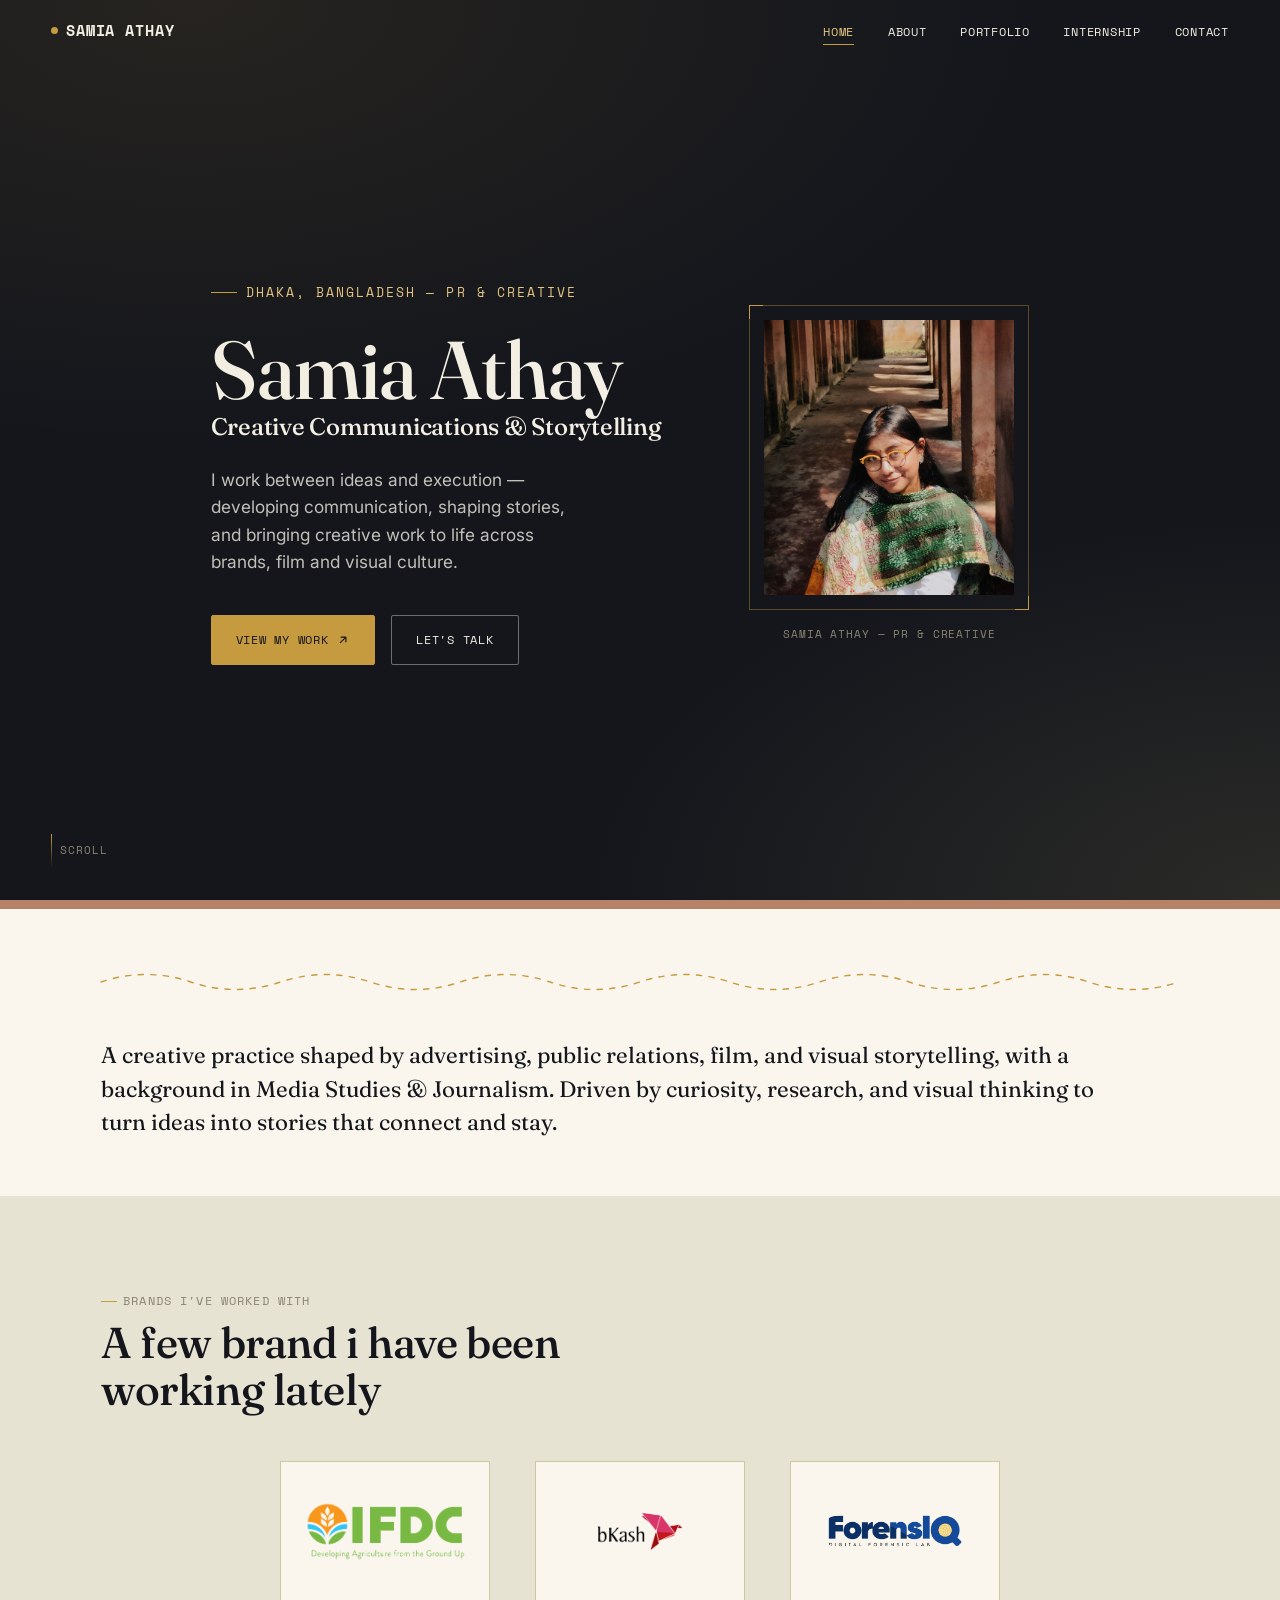
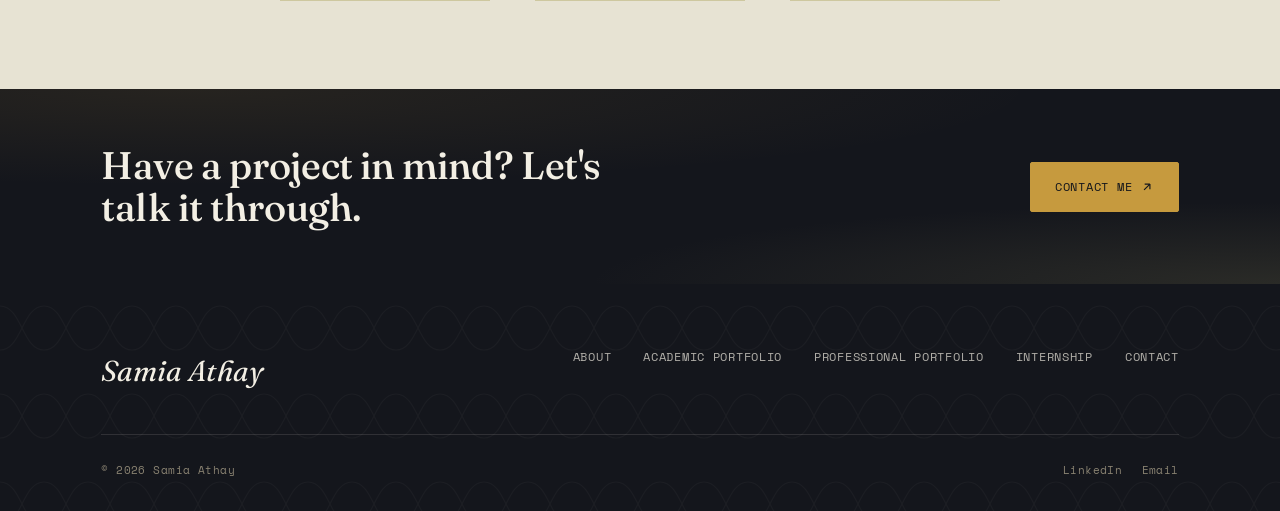
<file: index.html>
<!DOCTYPE html>
<html lang="en">
<head>
<meta charset="UTF-8">
<meta name="viewport" content="width=device-width, initial-scale=1.0">
<title>Samia Athay — PR, Film &amp; Costume Storyteller</title>
<meta name="description" content="Samia Athay is a Dhaka-based storyteller working across public relations, film production and costume design.">
<link rel="icon" href="data:image/svg+xml,<svg xmlns=%22http://www.w3.org/2000/svg%22 viewBox=%220 0 100 100%22><rect width=%22100%22 height=%22100%22 fill=%22%2314161c%22/><text x=%2250%25%22 y=%2258%25%22 font-size=%2250%22 fill=%22%23c69a3e%22 text-anchor=%22middle%22 font-family=%22Georgia%22>S</text></svg>">
<link rel="stylesheet" href="css/style.css">
</head>
<body>

<a href="#main" class="sr-only" style="position:absolute;left:-9999px;">Skip to content</a>

<!-- ============ NAV ============ -->
<nav class="site-nav on-dark">
  <a href="index.html" class="wordmark"><span class="dot"></span>SAMIA ATHAY</a>
  <ul class="nav-links">
    <li class="nav-item"><a class="nav-link active" data-page="index.html" href="index.html">Home</a></li>
    <li class="nav-item"><a class="nav-link" data-page="about.html" href="about.html">About</a></li>
    <li class="nav-item has-dropdown">
      <a class="nav-link" href="academic.html">Portfolio</a>
      <div class="dropdown">
        <a href="academic.html">Academic Portfolio<small>14 coursework projects, ULAB</small></a>
        <a href="professional.html">Professional Portfolio<small>PR, film &amp; costume work</small></a>
      </div>
    </li>
    <li class="nav-item"><a class="nav-link" data-page="internship.html" href="internship.html">Internship</a></li>
    <li class="nav-item"><a class="nav-link" data-page="contact.html" href="contact.html">Contact</a></li>
  </ul>
  <button class="nav-toggle" aria-label="Toggle menu" aria-expanded="false">
    <span></span><span></span><span></span>
  </button>
</nav>

<main id="main">

  <!-- ============ HERO ============ -->
  <section class="stage hero">
    <div class="container hero-grid">
      <div>
        <p class="hero-kicker">Dhaka, Bangladesh — PR &amp; Creative</p>
        <h1>Samia Athay</h1>
         <h2>Creative Communications & Storytelling</h2>
        <p class="hero-lede">I work between ideas and execution — developing communication, shaping stories, and bringing creative work to life across brands, film and visual culture.</p>
        <div class="hero-actions">
          <a href="academic.html" class="btn gold">View My Work <svg viewBox="0 0 24 24" fill="none" stroke="currentColor" stroke-width="2"><path d="M7 17L17 7M17 7H8M17 7V16"/></svg></a>
          <a href="contact.html" class="btn outline-ink">LET'S TALK</a>
        </div>
      </div>
      <figure class="hero-portrait">
        <div class="frame">
          <span class="corner tl"></span><span class="corner br"></span>
          <img src="assets/portrait.png" alt="Portrait of Samia Athay">
        </div>
        <figcaption>Samia Athay — PR &amp; Creative</figcaption>
      </figure>
    </div>
    <div class="hero-scroll"><span class="line"></span>Scroll</div>
  </section>

  <div class="pattern-band" aria-hidden="true"></div>

  <!-- ============ INTRO STRIP ============ -->
  <section class="page section tight">
    <div class="container">
      <svg class="thread" viewBox="0 0 1200 34" preserveAspectRatio="none" aria-hidden="true">
        <path d="M0,17 Q50,2 100,17 T200,17 T300,17 T400,17 T500,17 T600,17 T700,17 T800,17 T900,17 T1000,17 T1100,17 T1200,17"/>
      </svg>
      <div style="max-width:100ch; margin-top:2.5rem;" data-reveal>
        <p class="lead" style="font-family:var(--f-display); font-size:1.4rem; line-height:1.5;">A creative practice shaped by advertising, public relations, film, and visual storytelling, with 
a background in Media Studies & Journalism. Driven by curiosity, research, and visual 
thinking to turn ideas into stories that connect and stay.</p>
      </div>
    </div>
  </section>

  <!-- ============ BRANDS ============ -->
  <section class="page dim section">
    <div class="container">
      <div class="section-head">
        <div>
          <span class="section-tag">Brands I've Worked With</span>
          <h2>A few brand i have been working lately</h2>
        </div>
      </div>

      <div class="brand-strip colored" data-reveal>
        <div class="brand-tile"><img src="assets/brands/ifdc.png" alt="International Fertilizer Development Center (IFDC)"></div>
        <div class="brand-tile"><img src="assets/brands/bkash.png" alt="bKash"></div>
        <div class="brand-tile"><img src="assets/brands/forensiq-icon.png" alt="ForensIQ"></div>
      </div>
    </div>
  </section>

  <!-- ============ CTA STRIP ============ -->
  <section class="stage section tight">
    <div class="container" style="display:flex; align-items:center; justify-content:space-between; gap:2rem; flex-wrap:wrap;" data-reveal>
      <h2 style="color:var(--cream); font-size:clamp(1.6rem,3.4vw,2.4rem); max-width:22ch;">Have a project in mind? Let's talk it through.</h2>
      <a href="contact.html" class="btn gold">Contact Me <svg viewBox="0 0 24 24" fill="none" stroke="currentColor" stroke-width="2"><path d="M7 17L17 7M17 7H8M17 7V16"/></svg></a>
    </div>
  </section>

</main>

<!-- ============ FOOTER ============ -->
<footer class="site-footer">
  <div class="container">
    <div class="footer-top">
      <span class="footer-mark">Samia Athay</span>
      <nav class="footer-nav">
        <a href="about.html">About</a>
        <a href="academic.html">Academic Portfolio</a>
        <a href="professional.html">Professional Portfolio</a>
        <a href="internship.html">Internship</a>
        <a href="contact.html">Contact</a>
      </nav>
    </div>
    <div class="footer-bottom">
      <span>© <span data-year></span> Samia Athay</span>
      <span class="socials">
        <a href="https://www.linkedin.com/in/samia-athay" target="_blank" rel="noopener">LinkedIn</a>
        <a href="mailto:samiahasan.athay@gmail.com">Email</a>
      </span>
    </div>
  </div>
</footer>

<script src="js/main.js"></script>
</body>
</html>
</file>
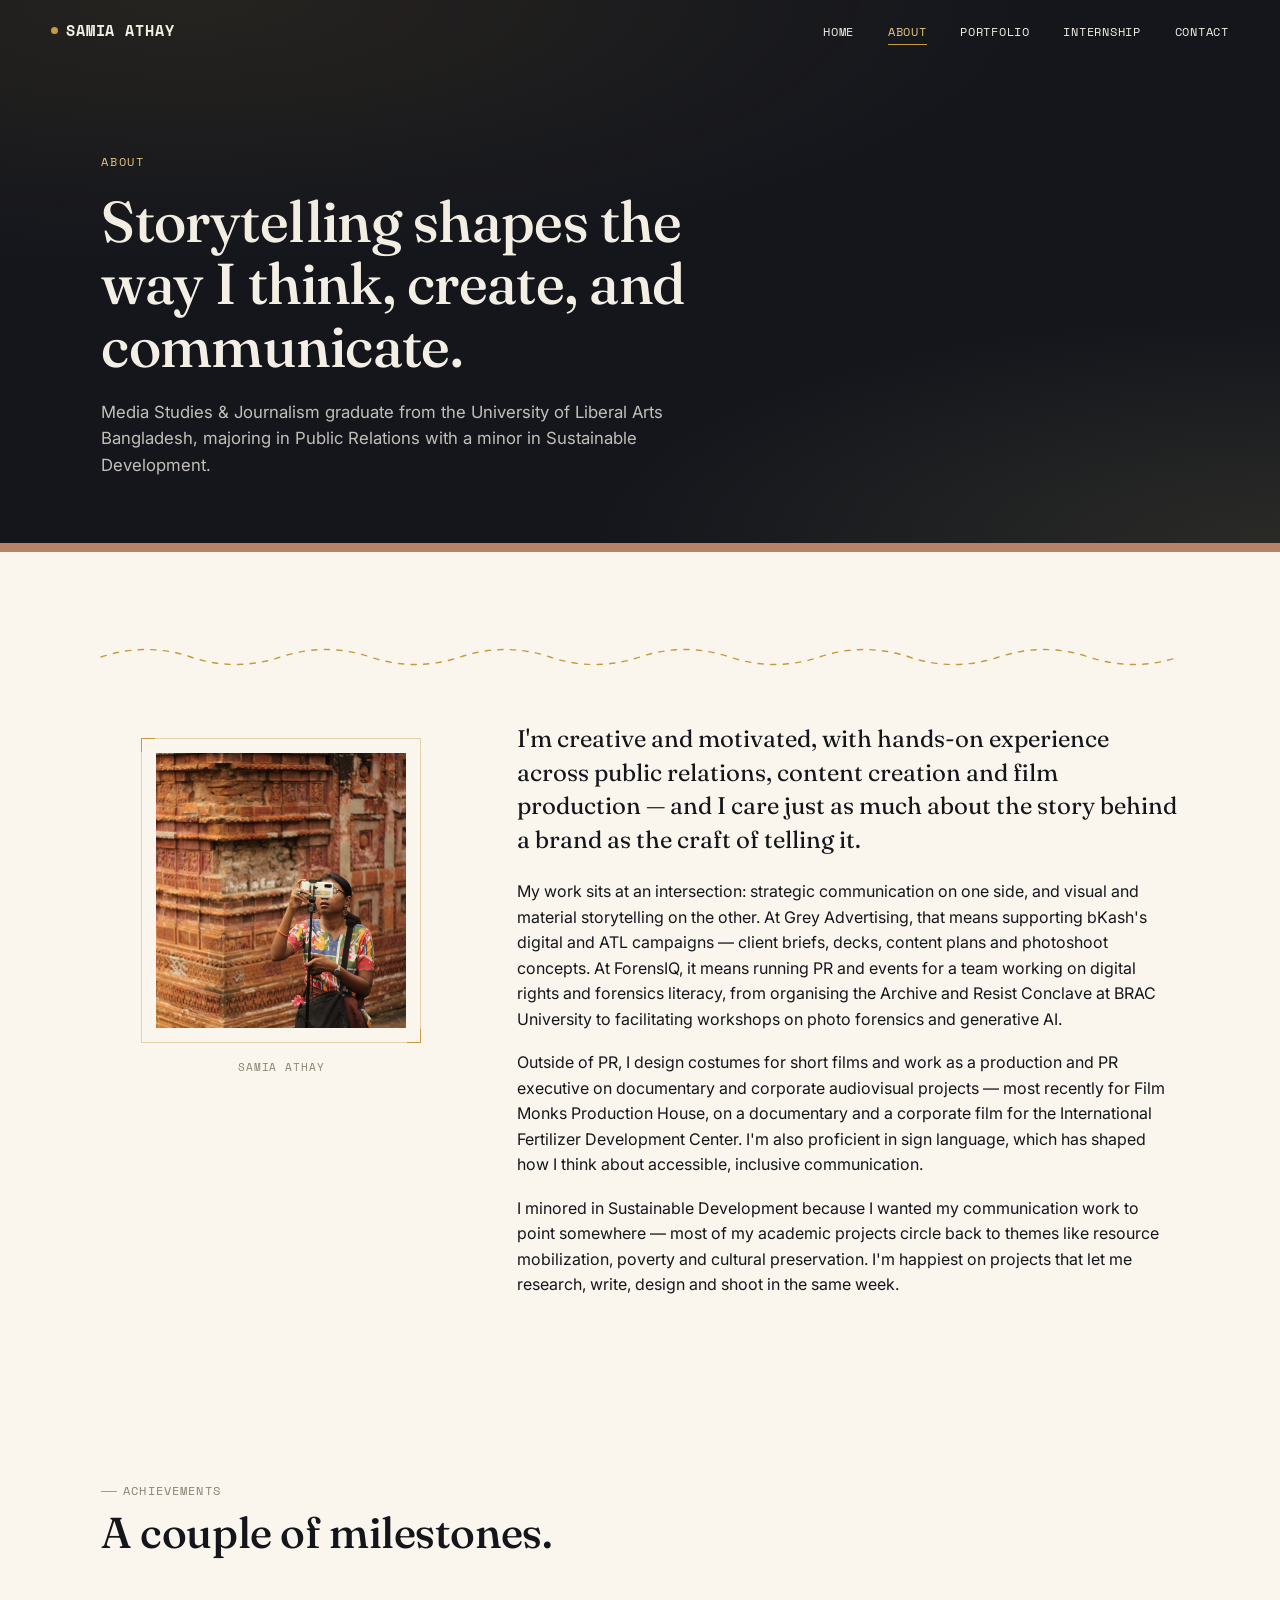
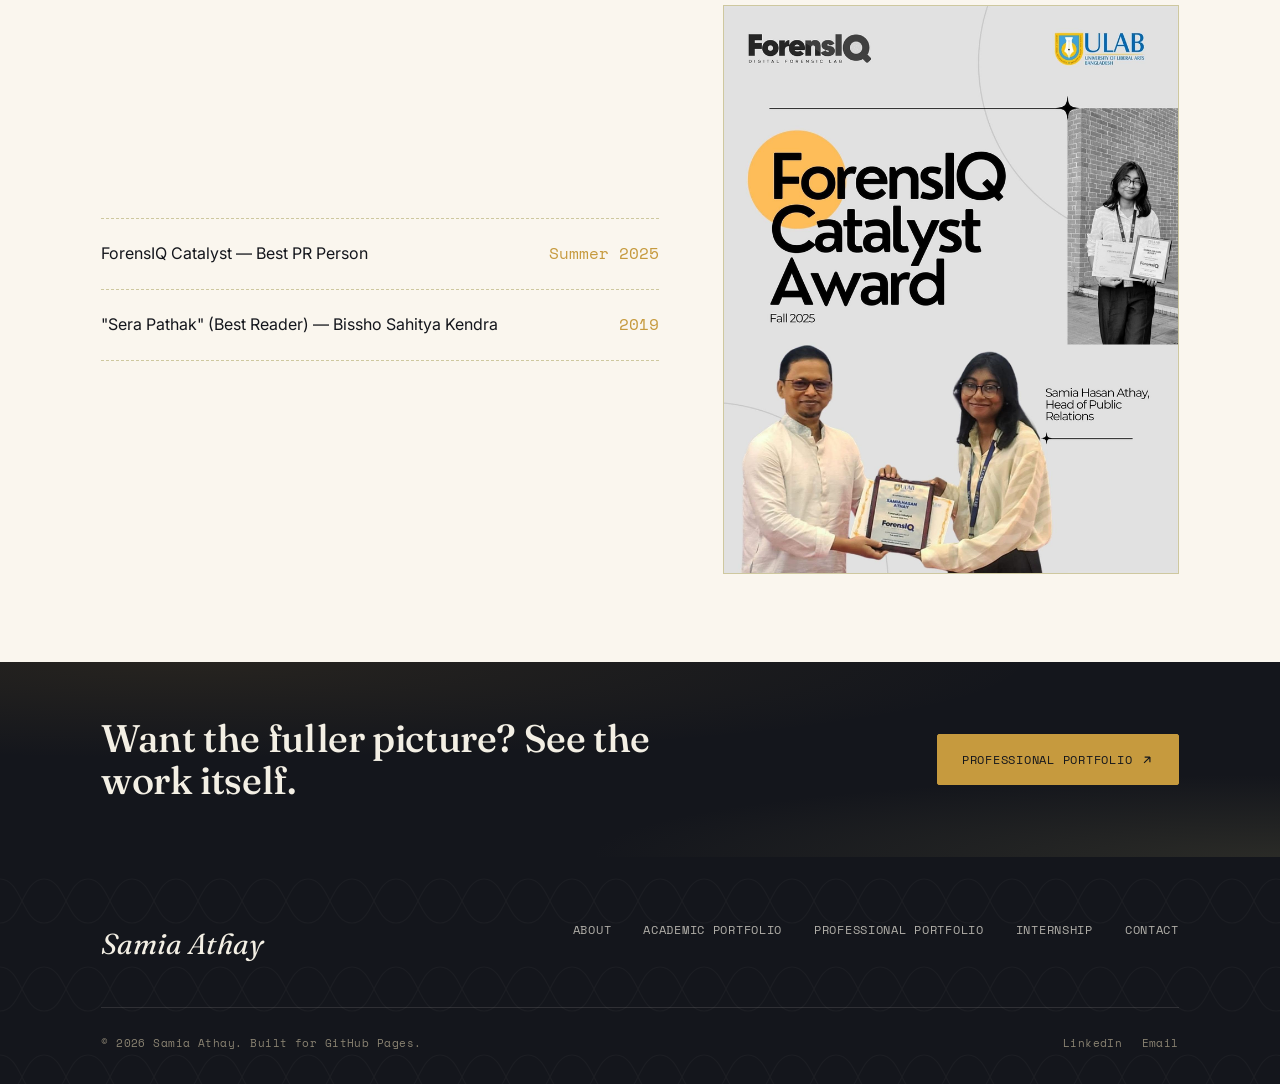
<file: about.html>
<!DOCTYPE html>
<html lang="en">
<head>
<meta charset="UTF-8">
<meta name="viewport" content="width=device-width, initial-scale=1.0">
<title>About — Samia Athay</title>
<meta name="description" content="About Samia Athay — PR professional, film producer and costume designer based in Dhaka.">
<link rel="icon" href="data:image/svg+xml,<svg xmlns=%22http://www.w3.org/2000/svg%22 viewBox=%220 0 100 100%22><rect width=%22100%22 height=%22100%22 fill=%22%2314161c%22/><text x=%2250%25%22 y=%2258%25%22 font-size=%2250%22 fill=%22%23c69a3e%22 text-anchor=%22middle%22 font-family=%22Georgia%22>S</text></svg>">
<link rel="stylesheet" href="css/style.css">
</head>
<body>

<nav class="site-nav on-dark">
  <a href="index.html" class="wordmark"><span class="dot"></span>SAMIA ATHAY</a>
  <ul class="nav-links">
    <li class="nav-item"><a class="nav-link" data-page="index.html" href="index.html">Home</a></li>
    <li class="nav-item"><a class="nav-link active" data-page="about.html" href="about.html">About</a></li>
    <li class="nav-item has-dropdown">
      <a class="nav-link" href="academic.html">Portfolio</a>
      <div class="dropdown">
        <a href="academic.html">Academic Portfolio<small>14 coursework projects, ULAB</small></a>
        <a href="professional.html">Professional Portfolio<small>PR, film &amp; costume work</small></a>
      </div>
    </li>
    <li class="nav-item"><a class="nav-link" data-page="internship.html" href="internship.html">Internship</a></li>
    <li class="nav-item"><a class="nav-link" data-page="contact.html" href="contact.html">Contact</a></li>
  </ul>
  <button class="nav-toggle" aria-label="Toggle menu" aria-expanded="false">
    <span></span><span></span><span></span>
  </button>
</nav>

<main>

  <section class="stage page-hero">
    <div class="container hero-grid">
      <div>
        <p class="kicker">About</p>
        <h1>Storytelling shapes the way I think, create, and communicate.</h1>
        <p class="lede">Media Studies &amp; Journalism graduate from the University of Liberal Arts Bangladesh, majoring in Public Relations with a minor in Sustainable Development.</p>
      </div>

    </div>
  </section>

  <div class="pattern-band" aria-hidden="true"></div>

  <section class="page section">
    <div class="container">
      <svg class="thread" viewBox="0 0 1200 34" preserveAspectRatio="none" aria-hidden="true">
        <path d="M0,17 Q50,2 100,17 T200,17 T300,17 T400,17 T500,17 T600,17 T700,17 T800,17 T900,17 T1000,17 T1100,17 T1200,17"/>
      </svg>

      <div class="profile-strip" style="margin-top:3rem;">
      <figure class="hero-portrait">
        <div class="frame">
          <span class="corner tl"></span><span class="corner br"></span>
          <img src="assets/portrait-2.png" alt="Samia Athay on location, filming at a heritage site">
        </div>
        <figcaption>Samia Athay</figcaption>
      </figure>
        </dl>

        <div data-reveal>
          <p class="lead">I'm creative and motivated, with hands-on experience across public relations, content creation and film production — and I care just as much about the story behind a brand as the craft of telling it.</p>
          <p>My work sits at an intersection: strategic communication on one side, and visual and material storytelling on the other. At Grey Advertising, that means supporting bKash's digital and ATL campaigns — client briefs, decks, content plans and photoshoot concepts. At ForensIQ, it means running PR and events for a team working on digital rights and forensics literacy, from organising the Archive and Resist Conclave at BRAC University to facilitating workshops on photo forensics and generative AI.</p>
          <p>Outside of PR, I design costumes for short films and work as a production and PR executive on documentary and corporate audiovisual projects — most recently for Film Monks Production House, on a documentary and a corporate film for the International Fertilizer Development Center. I'm also proficient in sign language, which has shaped how I think about accessible, inclusive communication.</p>
          <p>I minored in Sustainable Development because I wanted my communication work to point somewhere — most of my academic projects circle back to themes like resource mobilization, poverty and cultural preservation. I'm happiest on projects that let me research, write, design and shoot in the same week.</p>
        </div>
      </div>
    </div>
  </section>
  <section class="page section">
    <div class="container">
      <div class="section-head">
        <div>
          <span class="section-tag">Achievements</span>
          <h2>A couple of milestones.</h2>
        </div>
      </div>
      <div class="ach-layout">
        <div class="ach-list" data-reveal>
          <div class="ach-item">
            <span>ForensIQ Catalyst — Best PR Person</span>
            <span class="yr">Summer 2025</span>
          </div>
          <div class="ach-item">
            <span>"Sera Pathak" (Best Reader) — Bisshо Sahitya Kendra</span>
            <span class="yr">2019</span>
          </div>
        </div>
        <figure class="ach-photo" data-reveal>
          <img src="assets/awards/forensiq-catalyst-award.png" alt="Samia Athay receiving the ForensIQ Catalyst Award, Fall 2025, from ULAB and ForensIQ">
        </figure>
      </div>
    </div>
  </section>

  <section class="stage section tight">
    <div class="container" style="display:flex; align-items:center; justify-content:space-between; gap:2rem; flex-wrap:wrap;" data-reveal>
      <h2 style="color:var(--cream); font-size:clamp(1.6rem,3.4vw,2.4rem); max-width:22ch;">Want the fuller picture? See the work itself.</h2>
      <a href="professional.html" class="btn gold">Professional Portfolio <svg viewBox="0 0 24 24" fill="none" stroke="currentColor" stroke-width="2"><path d="M7 17L17 7M17 7H8M17 7V16"/></svg></a>
    </div>
  </section>

</main>

<footer class="site-footer">
  <div class="container">
    <div class="footer-top">
      <span class="footer-mark">Samia Athay</span>
      <nav class="footer-nav">
        <a href="about.html">About</a>
        <a href="academic.html">Academic Portfolio</a>
        <a href="professional.html">Professional Portfolio</a>
        <a href="internship.html">Internship</a>
        <a href="contact.html">Contact</a>
      </nav>
    </div>
    <div class="footer-bottom">
      <span>© <span data-year></span> Samia Athay. Built for GitHub Pages.</span>
      <span class="socials">
        <a href="https://www.linkedin.com/in/samia-athay" target="_blank" rel="noopener">LinkedIn</a>
        <a href="mailto:samiahasan.athay@gmail.com">Email</a>
      </span>
    </div>
  </div>
</footer>

<script src="js/main.js"></script>
</body>
</html>
</file>
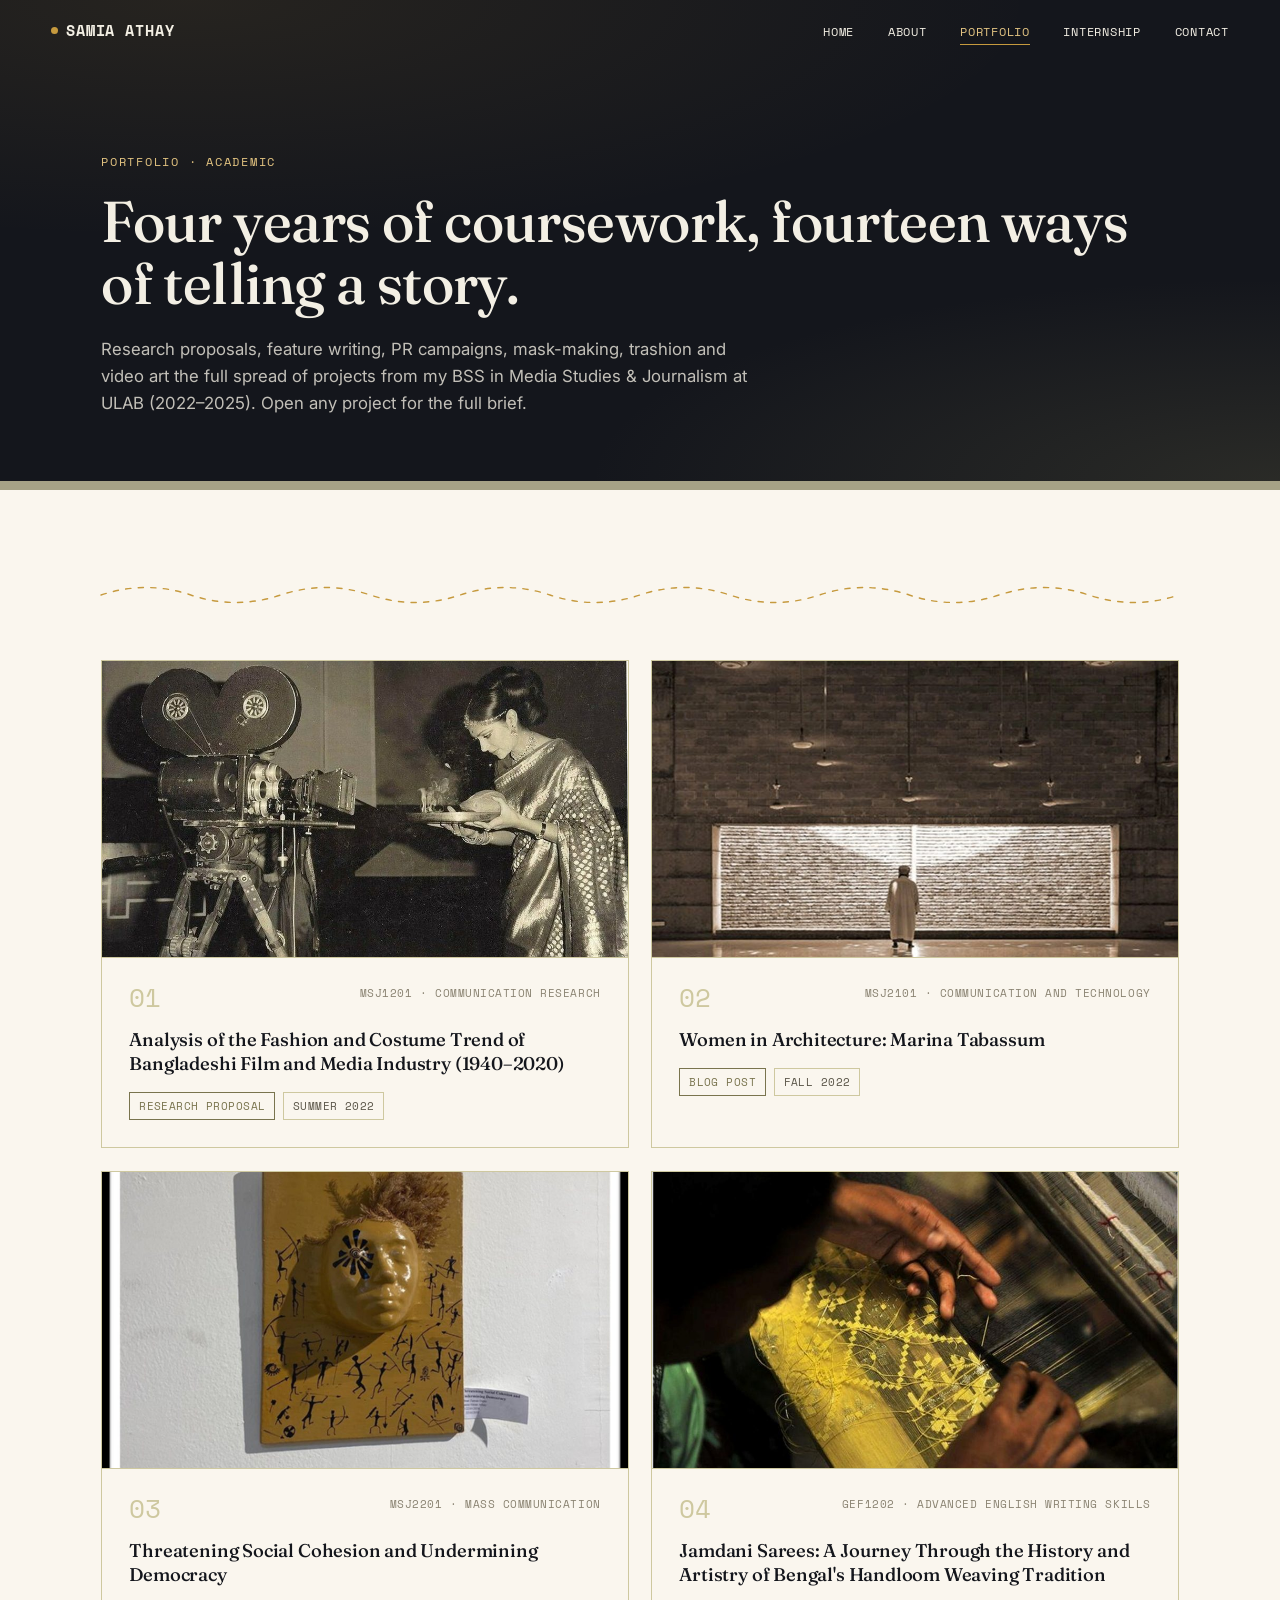
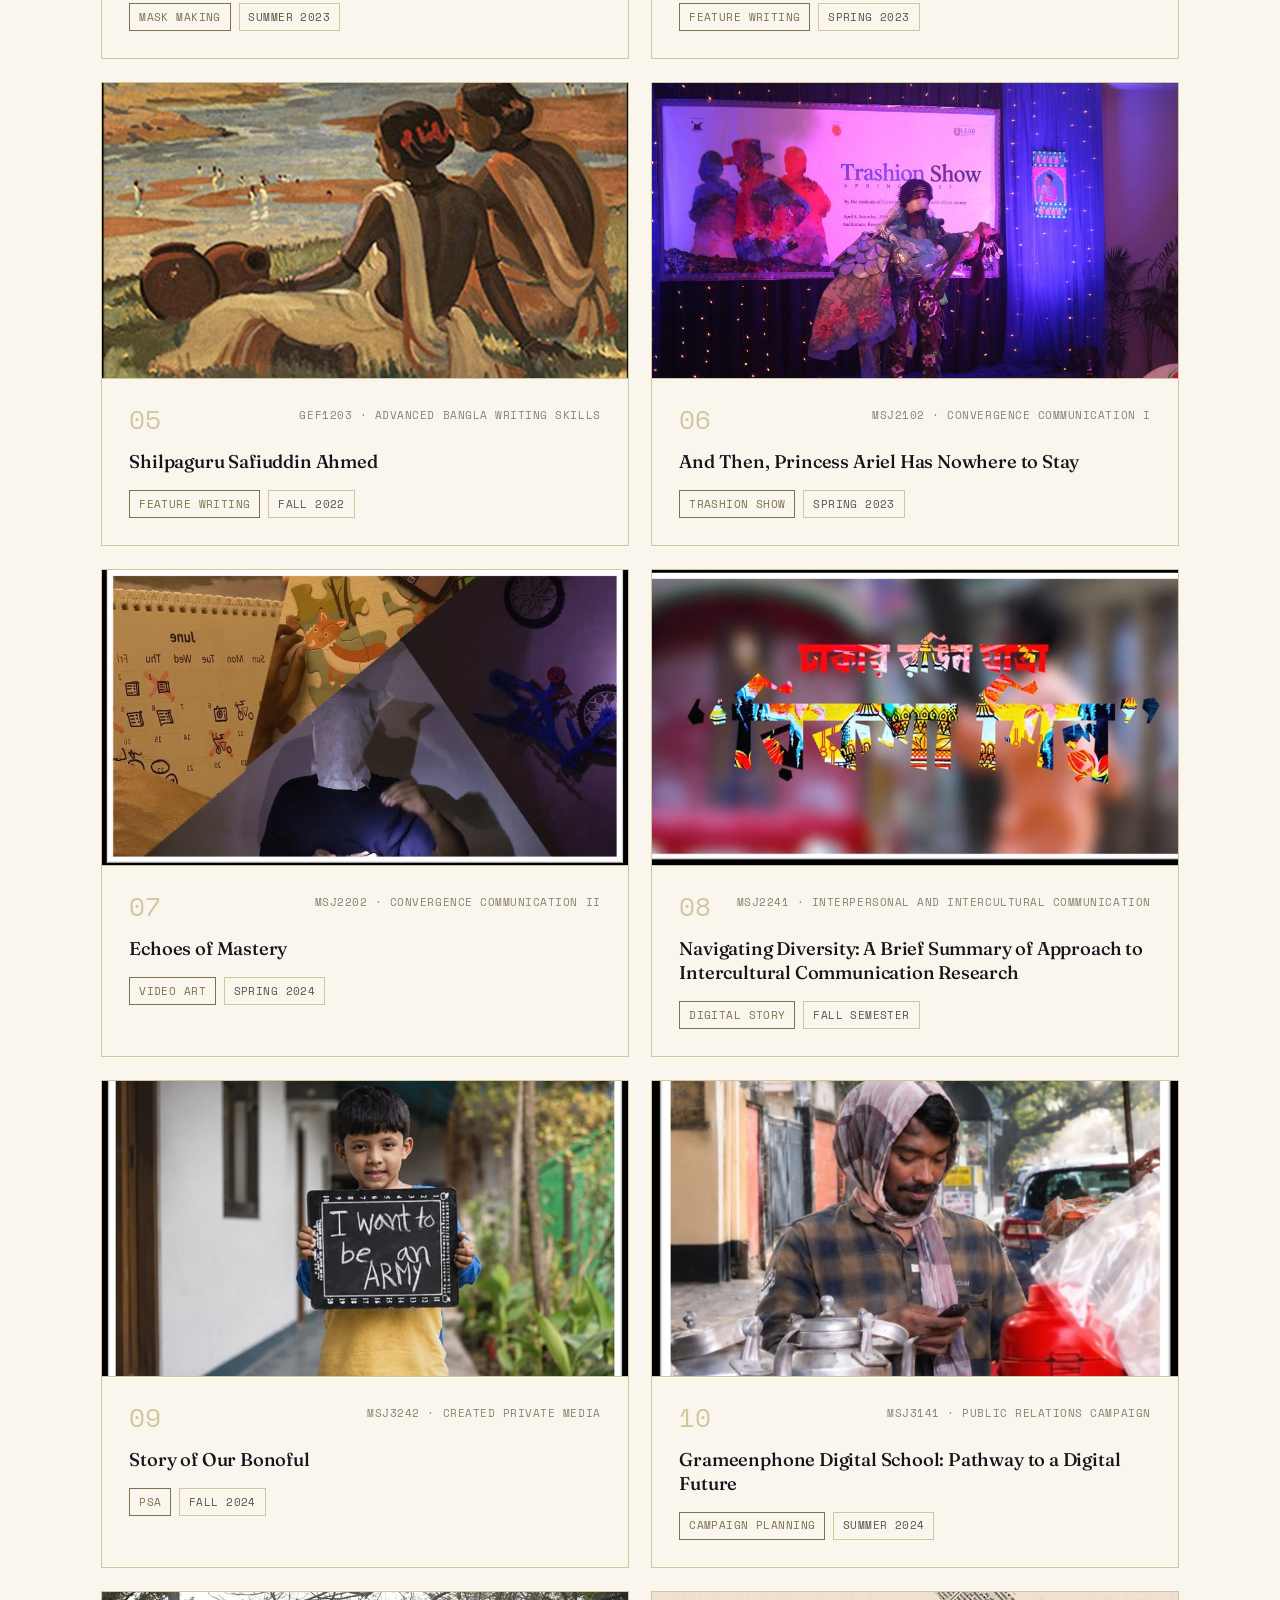
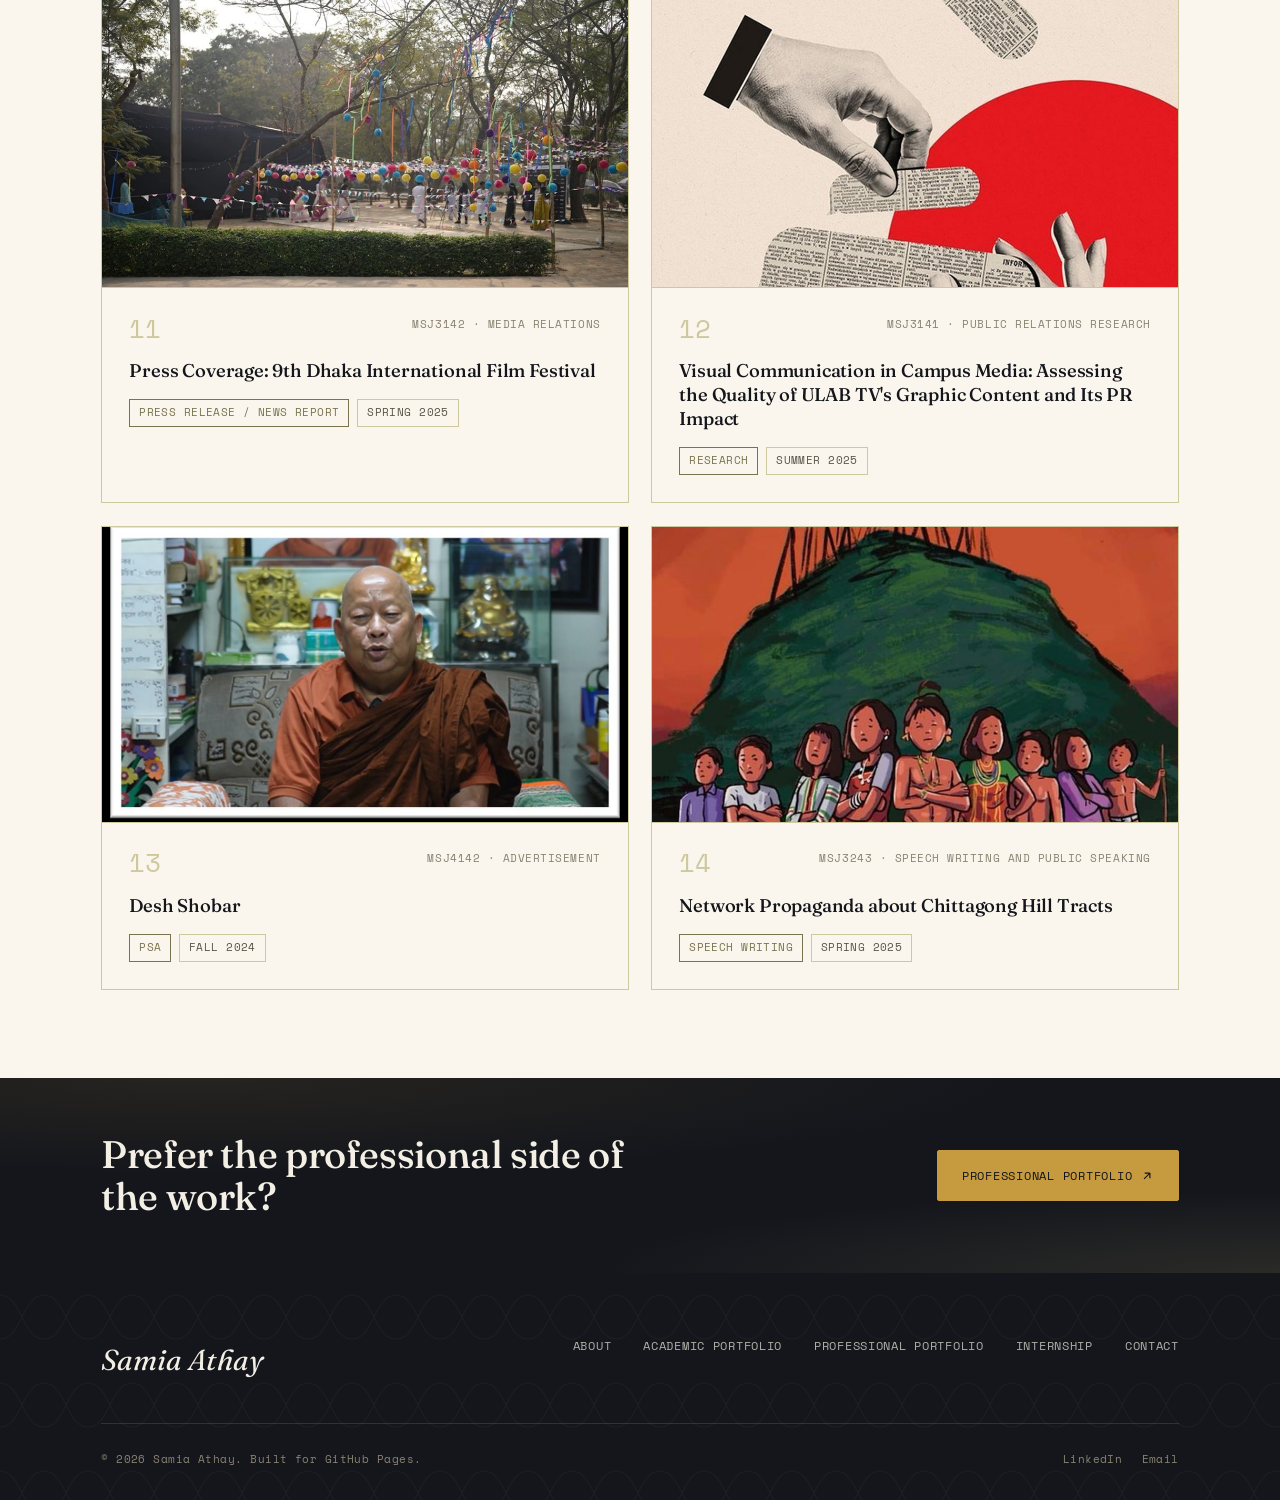
<file: academic.html>
<!DOCTYPE html>
<html lang="en">
<head>
<meta charset="UTF-8">
<meta name="viewport" content="width=device-width, initial-scale=1.0">
<title>Academic Portfolio — Samia Athay</title>
<meta name="description" content="14 coursework projects from Samia Athay's Media Studies and Journalism degree at ULAB.">
<link rel="icon" href="data:image/svg+xml,<svg xmlns=%22http://www.w3.org/2000/svg%22 viewBox=%220 0 100 100%22><rect width=%22100%22 height=%22100%22 fill=%22%2314161c%22/><text x=%2250%25%22 y=%2258%25%22 font-size=%2250%22 fill=%22%23c69a3e%22 text-anchor=%22middle%22 font-family=%22Georgia%22>S</text></svg>">
<link rel="stylesheet" href="css/style.css">
</head>
<body>

<nav class="site-nav on-dark">
  <a href="index.html" class="wordmark"><span class="dot"></span>SAMIA ATHAY</a>
  <ul class="nav-links">
    <li class="nav-item"><a class="nav-link" data-page="index.html" href="index.html">Home</a></li>
    <li class="nav-item"><a class="nav-link" data-page="about.html" href="about.html">About</a></li>
    <li class="nav-item has-dropdown">
      <a class="nav-link active" href="academic.html">Portfolio</a>
      <div class="dropdown">
        <a href="academic.html">Academic Portfolio<small>14 coursework projects, ULAB</small></a>
        <a href="professional.html">Professional Portfolio<small>PR, film &amp; costume work</small></a>
      </div>
    </li>
    <li class="nav-item"><a class="nav-link" data-page="internship.html" href="internship.html">Internship</a></li>
    <li class="nav-item"><a class="nav-link" data-page="contact.html" href="contact.html">Contact</a></li>
  </ul>
  <button class="nav-toggle" aria-label="Toggle menu" aria-expanded="false">
    <span></span><span></span><span></span>
  </button>
</nav>

<main>

  <section class="stage page-hero">
    <div class="container">
      <p class="kicker">Portfolio · Academic</p>
      <h1>Four years of coursework, fourteen ways of telling a story.</h1>
      <p class="lede">Research proposals, feature writing, PR campaigns, mask-making, trashion and video art the full spread of projects from my BSS in Media Studies &amp; Journalism at ULAB (2022–2025). Open any project for the full brief.</p>
    </div>
  </section>

  <div class="pattern-band olive" aria-hidden="true"></div>

  <section class="page section">
    <div class="container">
      <svg class="thread" viewBox="0 0 1200 34" preserveAspectRatio="none" aria-hidden="true">
        <path d="M0,17 Q50,2 100,17 T200,17 T300,17 T400,17 T500,17 T600,17 T700,17 T800,17 T900,17 T1000,17 T1100,17 T1200,17"/>
      </svg>

      <div class="dossier-grid" style="margin-top:3rem;">
        <a href="project.html?id=1" class="dossier-card" data-reveal>
          <div class="dossier-thumb"><img src="assets/thumbnails/project-1.jpg" alt="Analysis of the Fashion and Costume Trend of Bangladeshi Film and Media Industry (1940–2020)" loading="lazy"></div>
          <div class="dossier-body">
            <div class="dossier-top">
            <span class="dossier-id">01</span>
            <span class="dossier-course">MSJ1201 · Communication Research</span>
          </div>
          <h3>Analysis of the Fashion and Costume Trend of Bangladeshi Film and Media Industry (1940–2020)</h3>
          <div class="dossier-tags">
            <span class="chip type">Research Proposal</span>
            <span class="chip">Summer 2022</span>
          </div>
          </div>
        </a>
        <a href="project.html?id=2" class="dossier-card" data-reveal>
          <div class="dossier-thumb"><img src="assets/thumbnails/project-2.jpg" alt="Women in Architecture: Marina Tabassum" loading="lazy"></div>
          <div class="dossier-body">
            <div class="dossier-top">
            <span class="dossier-id">02</span>
            <span class="dossier-course">MSJ2101 · Communication and Technology</span>
          </div>
          <h3>Women in Architecture: Marina Tabassum</h3>
          <div class="dossier-tags">
            <span class="chip type">Blog Post</span>
            <span class="chip">Fall 2022</span>
          </div>
          </div>
        </a>
        <a href="project.html?id=3" class="dossier-card" data-reveal>
          <div class="dossier-thumb"><img src="assets/thumbnails/project-3.jpg" alt="Threatening Social Cohesion and Undermining Democracy" loading="lazy"></div>
          <div class="dossier-body">
            <div class="dossier-top">
            <span class="dossier-id">03</span>
            <span class="dossier-course">MSJ2201 · Mass Communication</span>
          </div>
          <h3>Threatening Social Cohesion and Undermining Democracy</h3>
          <div class="dossier-tags">
            <span class="chip type">Mask Making</span>
            <span class="chip">Summer 2023</span>
          </div>
          </div>
        </a>
        <a href="project.html?id=4" class="dossier-card" data-reveal>
          <div class="dossier-thumb"><img src="assets/thumbnails/project-4.jpg" alt="Jamdani Sarees: A Journey Through the History and Artistry of Bengal's Handloom Weaving Tradition" loading="lazy"></div>
          <div class="dossier-body">
            <div class="dossier-top">
            <span class="dossier-id">04</span>
            <span class="dossier-course">GEF1202 · Advanced English Writing Skills</span>
          </div>
          <h3>Jamdani Sarees: A Journey Through the History and Artistry of Bengal's Handloom Weaving Tradition</h3>
          <div class="dossier-tags">
            <span class="chip type">Feature Writing</span>
            <span class="chip">Spring 2023</span>
          </div>
          </div>
        </a>
        <a href="project.html?id=5" class="dossier-card" data-reveal>
          <div class="dossier-thumb"><img src="assets/thumbnails/project-5.jpg" alt="Shilpaguru Safiuddin Ahmed" loading="lazy"></div>
          <div class="dossier-body">
            <div class="dossier-top">
            <span class="dossier-id">05</span>
            <span class="dossier-course">GEF1203 · Advanced Bangla Writing Skills</span>
          </div>
          <h3>Shilpaguru Safiuddin Ahmed</h3>
          <div class="dossier-tags">
            <span class="chip type">Feature Writing</span>
            <span class="chip">Fall 2022</span>
          </div>
          </div>
        </a>
        <a href="project.html?id=6" class="dossier-card" data-reveal>
          <div class="dossier-thumb"><img src="assets/thumbnails/project-6.jpg" alt="And Then, Princess Ariel Has Nowhere to Stay" loading="lazy"></div>
          <div class="dossier-body">
            <div class="dossier-top">
            <span class="dossier-id">06</span>
            <span class="dossier-course">MSJ2102 · Convergence Communication I</span>
          </div>
          <h3>And Then, Princess Ariel Has Nowhere to Stay</h3>
          <div class="dossier-tags">
            <span class="chip type">Trashion Show</span>
            <span class="chip">Spring 2023</span>
          </div>
          </div>
        </a>
        <a href="project.html?id=7" class="dossier-card" data-reveal>
          <div class="dossier-thumb"><img src="assets/thumbnails/project-7.jpg" alt="Echoes of Mastery" loading="lazy"></div>
          <div class="dossier-body">
            <div class="dossier-top">
            <span class="dossier-id">07</span>
            <span class="dossier-course">MSJ2202 · Convergence Communication II</span>
          </div>
          <h3>Echoes of Mastery</h3>
          <div class="dossier-tags">
            <span class="chip type">Video Art</span>
            <span class="chip">Spring 2024</span>
          </div>
          </div>
        </a>
        <a href="project.html?id=8" class="dossier-card" data-reveal>
          <div class="dossier-thumb"><img src="assets/thumbnails/project-8.jpg" alt="Navigating Diversity: A Brief Summary of Approach to Intercultural Communication Research" loading="lazy"></div>
          <div class="dossier-body">
            <div class="dossier-top">
            <span class="dossier-id">08</span>
            <span class="dossier-course">MSJ2241 · Interpersonal and Intercultural Communication</span>
          </div>
          <h3>Navigating Diversity: A Brief Summary of Approach to Intercultural Communication Research</h3>
          <div class="dossier-tags">
            <span class="chip type">Digital Story</span>
            <span class="chip">Fall Semester</span>
          </div>
          </div>
        </a>
        <a href="project.html?id=9" class="dossier-card" data-reveal>
          <div class="dossier-thumb"><img src="assets/thumbnails/project-9.jpg" alt="Story of Our Bonoful" loading="lazy"></div>
          <div class="dossier-body">
            <div class="dossier-top">
            <span class="dossier-id">09</span>
            <span class="dossier-course">MSJ3242 · Created Private Media</span>
          </div>
          <h3>Story of Our Bonoful</h3>
          <div class="dossier-tags">
            <span class="chip type">PSA</span>
            <span class="chip">Fall 2024</span>
          </div>
          </div>
        </a>
        <a href="project.html?id=10" class="dossier-card" data-reveal>
          <div class="dossier-thumb"><img src="assets/thumbnails/project-10.jpg" alt="Grameenphone Digital School: Pathway to a Digital Future" loading="lazy"></div>
          <div class="dossier-body">
            <div class="dossier-top">
            <span class="dossier-id">10</span>
            <span class="dossier-course">MSJ3141 · Public Relations Campaign</span>
          </div>
          <h3>Grameenphone Digital School: Pathway to a Digital Future</h3>
          <div class="dossier-tags">
            <span class="chip type">Campaign Planning</span>
            <span class="chip">Summer 2024</span>
          </div>
          </div>
        </a>
        <a href="project.html?id=11" class="dossier-card" data-reveal>
          <div class="dossier-thumb"><img src="assets/thumbnails/project-11.jpg" alt="Press Coverage: 9th Dhaka International Film Festival" loading="lazy"></div>
          <div class="dossier-body">
            <div class="dossier-top">
            <span class="dossier-id">11</span>
            <span class="dossier-course">MSJ3142 · Media Relations</span>
          </div>
          <h3>Press Coverage: 9th Dhaka International Film Festival</h3>
          <div class="dossier-tags">
            <span class="chip type">Press Release / News Report</span>
            <span class="chip">Spring 2025</span>
          </div>
          </div>
        </a>
        <a href="project.html?id=12" class="dossier-card" data-reveal>
          <div class="dossier-thumb"><img src="assets/thumbnails/project-12.jpg" alt="Visual Communication in Campus Media: Assessing the Quality of ULAB TV's Graphic Content and Its PR Impact" loading="lazy"></div>
          <div class="dossier-body">
            <div class="dossier-top">
            <span class="dossier-id">12</span>
            <span class="dossier-course">MSJ3141 · Public Relations Research</span>
          </div>
          <h3>Visual Communication in Campus Media: Assessing the Quality of ULAB TV's Graphic Content and Its PR Impact</h3>
          <div class="dossier-tags">
            <span class="chip type">Research</span>
            <span class="chip">Summer 2025</span>
          </div>
          </div>
        </a>
        <a href="project.html?id=13" class="dossier-card" data-reveal>
          <div class="dossier-thumb"><img src="assets/thumbnails/project-13.jpg" alt="Desh Shobar" loading="lazy"></div>
          <div class="dossier-body">
            <div class="dossier-top">
            <span class="dossier-id">13</span>
            <span class="dossier-course">MSJ4142 · Advertisement</span>
          </div>
          <h3>Desh Shobar</h3>
          <div class="dossier-tags">
            <span class="chip type">PSA</span>
            <span class="chip">Fall 2024</span>
          </div>
          </div>
        </a>
        <a href="project.html?id=14" class="dossier-card" data-reveal>
          <div class="dossier-thumb"><img src="assets/thumbnails/project-14.jpg" alt="Network Propaganda about Chittagong Hill Tracts" loading="lazy"></div>
          <div class="dossier-body">
            <div class="dossier-top">
            <span class="dossier-id">14</span>
            <span class="dossier-course">MSJ3243 · Speech Writing and Public Speaking</span>
          </div>
          <h3>Network Propaganda about Chittagong Hill Tracts</h3>
          <div class="dossier-tags">
            <span class="chip type">Speech Writing</span>
            <span class="chip">Spring 2025</span>
          </div>
          </div>
        </a>      </div>
    </div>
  </section>

  <section class="stage section tight">
    <div class="container" style="display:flex; align-items:center; justify-content:space-between; gap:2rem; flex-wrap:wrap;" data-reveal>
      <h2 style="color:var(--cream); font-size:clamp(1.6rem,3.4vw,2.4rem); max-width:22ch;">Prefer the professional side of the work?</h2>
      <a href="professional.html" class="btn gold">Professional Portfolio <svg viewBox="0 0 24 24" fill="none" stroke="currentColor" stroke-width="2"><path d="M7 17L17 7M17 7H8M17 7V16"/></svg></a>
    </div>
  </section>

</main>

<footer class="site-footer">
  <div class="container">
    <div class="footer-top">
      <span class="footer-mark">Samia Athay</span>
      <nav class="footer-nav">
        <a href="about.html">About</a>
        <a href="academic.html">Academic Portfolio</a>
        <a href="professional.html">Professional Portfolio</a>
        <a href="internship.html">Internship</a>
        <a href="contact.html">Contact</a>
      </nav>
    </div>
    <div class="footer-bottom">
      <span>© <span data-year></span> Samia Athay. Built for GitHub Pages.</span>
      <span class="socials">
        <a href="https://www.linkedin.com/in/samia-athay" target="_blank" rel="noopener">LinkedIn</a>
        <a href="mailto:samiahasan.athay@gmail.com">Email</a>
      </span>
    </div>
  </div>
</footer>

<script src="js/main.js"></script>
</body>
</html>
</file>
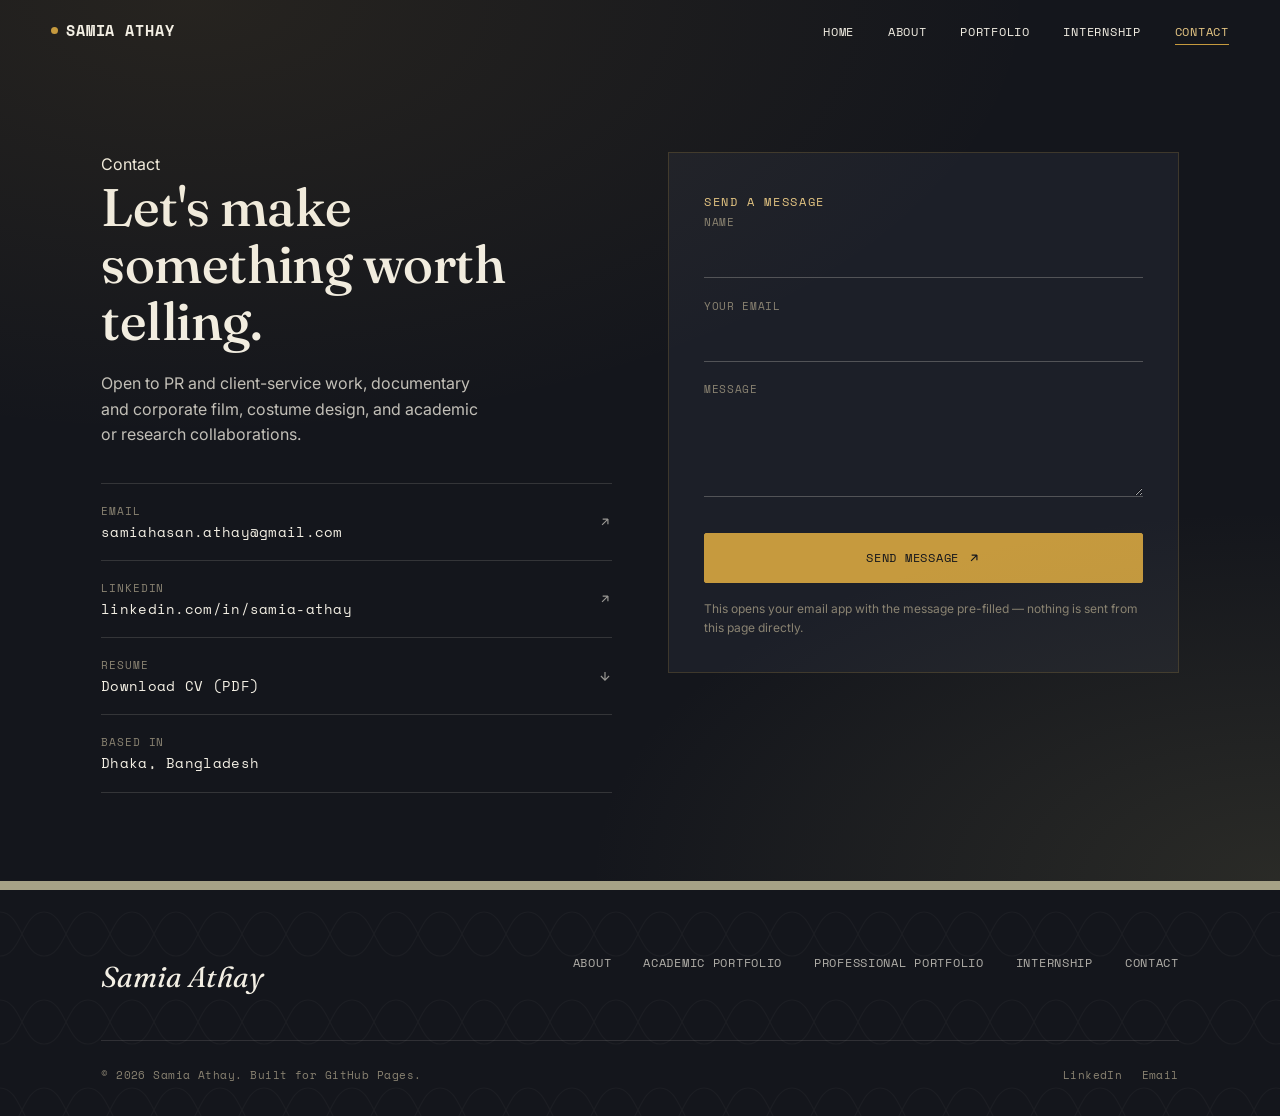
<file: contact.html>
<!DOCTYPE html>
<html lang="en">
<head>
<meta charset="UTF-8">
<meta name="viewport" content="width=device-width, initial-scale=1.0">
<title>Contact — Samia Athay</title>
<meta name="description" content="Get in touch with Samia Athay for PR, film or costume design projects.">
<link rel="icon" href="data:image/svg+xml,<svg xmlns=%22http://www.w3.org/2000/svg%22 viewBox=%220 0 100 100%22><rect width=%22100%22 height=%22100%22 fill=%22%2314161c%22/><text x=%2250%25%22 y=%2258%25%22 font-size=%2250%22 fill=%22%23c69a3e%22 text-anchor=%22middle%22 font-family=%22Georgia%22>S</text></svg>">
<link rel="stylesheet" href="css/style.css">
</head>
<body>

<nav class="site-nav on-dark">
  <a href="index.html" class="wordmark"><span class="dot"></span>SAMIA ATHAY</a>
  <ul class="nav-links">
    <li class="nav-item"><a class="nav-link" data-page="index.html" href="index.html">Home</a></li>
    <li class="nav-item"><a class="nav-link" data-page="about.html" href="about.html">About</a></li>
    <li class="nav-item has-dropdown">
      <a class="nav-link" href="academic.html">Portfolio</a>
      <div class="dropdown">
        <a href="academic.html">Academic Portfolio<small>14 coursework projects, ULAB</small></a>
        <a href="professional.html">Professional Portfolio<small>PR, film &amp; costume work</small></a>
      </div>
    </li>
    <li class="nav-item"><a class="nav-link" data-page="internship.html" href="internship.html">Internship</a></li>
    <li class="nav-item"><a class="nav-link active" data-page="contact.html" href="contact.html">Contact</a></li>
  </ul>
  <button class="nav-toggle" aria-label="Toggle menu" aria-expanded="false">
    <span></span><span></span><span></span>
  </button>
</nav>

<main>

  <section class="stage" style="padding-top:9.5rem; padding-bottom:5.5rem;">
    <div class="container contact-grid">
      <div>
        <p class="kicker">Contact</p>
        <h1 class="contact-big">Let's make something worth telling.</h1>
        <p style="margin-top:1.4rem; color:rgba(243,239,228,.78); max-width:38ch;">Open to PR and client-service work, documentary and corporate film, costume design, and academic or research collaborations.</p>

        <div class="contact-channels">
          <a href="mailto:samiahasan.athay@gmail.com">
            <span><span class="label" style="display:block;">Email</span>samiahasan.athay@gmail.com</span>
            <svg viewBox="0 0 24 24" fill="none" stroke="currentColor" stroke-width="2"><path d="M7 17L17 7M17 7H8M17 7V16"/></svg>
          </a>
          <a href="https://www.linkedin.com/in/samia-athay" target="_blank" rel="noopener">
            <span><span class="label" style="display:block;">LinkedIn</span>linkedin.com/in/samia-athay</span>
            <svg viewBox="0 0 24 24" fill="none" stroke="currentColor" stroke-width="2"><path d="M7 17L17 7M17 7H8M17 7V16"/></svg>
          </a>
          <a href="assets/cv/samia-athay-cv.pdf" download>
            <span><span class="label" style="display:block;">Resume</span>Download CV (PDF)</span>
            <svg viewBox="0 0 24 24" fill="none" stroke="currentColor" stroke-width="2"><path d="M12 5v14M5 12l7 7 7-7"/></svg>
          </a>
          <a href="#" style="pointer-events:none;">
            <span><span class="label" style="display:block;">Based in</span>Dhaka, Bangladesh</span>
          </a>
        </div>
      </div>

      <form class="contact-card" id="contact-form">
        <span class="eyebrow on-ink">Send a message</span>
        <div class="field">
          <label for="name">Name</label>
          <input type="text" id="name" name="name" required>
        </div>
        <div class="field">
          <label for="email">Your email</label>
          <input type="email" id="email" name="email" required>
        </div>
        <div class="field">
          <label for="message">Message</label>
          <textarea id="message" name="message" required></textarea>
        </div>
        <button type="submit" class="btn gold">
          Send Message
          <svg viewBox="0 0 24 24" fill="none" stroke="currentColor" stroke-width="2"><path d="M7 17L17 7M17 7H8M17 7V16"/></svg>
        </button>
        <p style="margin-top:1rem; font-size:.75rem; color:var(--ink-faint);">This opens your email app with the message pre-filled — nothing is sent from this page directly.</p>
      </form>
    </div>
  </section>

  <div class="pattern-band olive" aria-hidden="true"></div>

</main>

<footer class="site-footer">
  <div class="container">
    <div class="footer-top">
      <span class="footer-mark">Samia Athay</span>
      <nav class="footer-nav">
        <a href="about.html">About</a>
        <a href="academic.html">Academic Portfolio</a>
        <a href="professional.html">Professional Portfolio</a>
        <a href="internship.html">Internship</a>
        <a href="contact.html">Contact</a>
      </nav>
    </div>
    <div class="footer-bottom">
      <span>© <span data-year></span> Samia Athay. Built for GitHub Pages.</span>
      <span class="socials">
        <a href="https://www.linkedin.com/in/samia-athay" target="_blank" rel="noopener">LinkedIn</a>
        <a href="mailto:samiahasan.athay@gmail.com">Email</a>
      </span>
    </div>
  </div>
</footer>

<script src="js/main.js"></script>
<script>
  document.getElementById('contact-form').addEventListener('submit', function(e){
    e.preventDefault();
    const name = document.getElementById('name').value;
    const email = document.getElementById('email').value;
    const message = document.getElementById('message').value;
    const subject = encodeURIComponent('Portfolio inquiry from ' + name);
    const body = encodeURIComponent(message + '\n\n— ' + name + ' (' + email + ')');
    window.location.href = 'mailto:samiahasan.athay@gmail.com?subject=' + subject + '&body=' + body;
  });
</script>
</body>
</html>
</file>
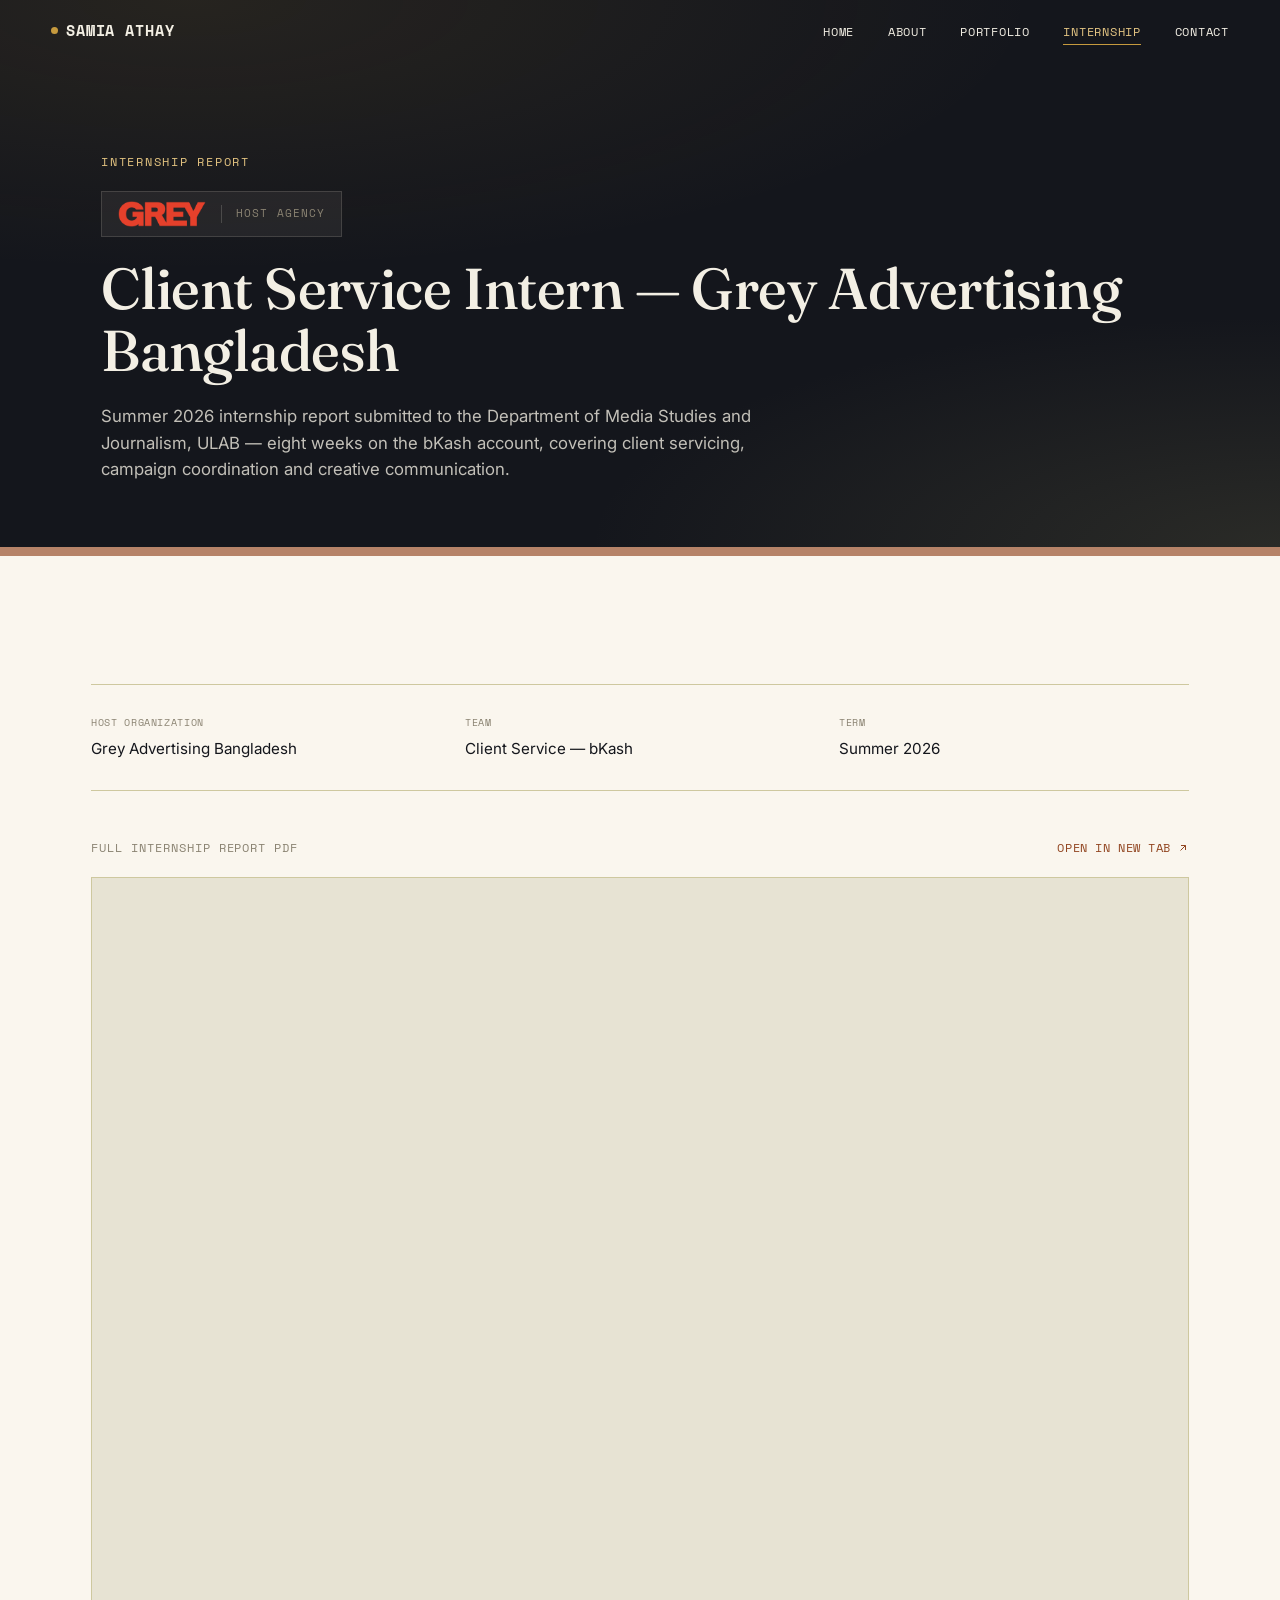
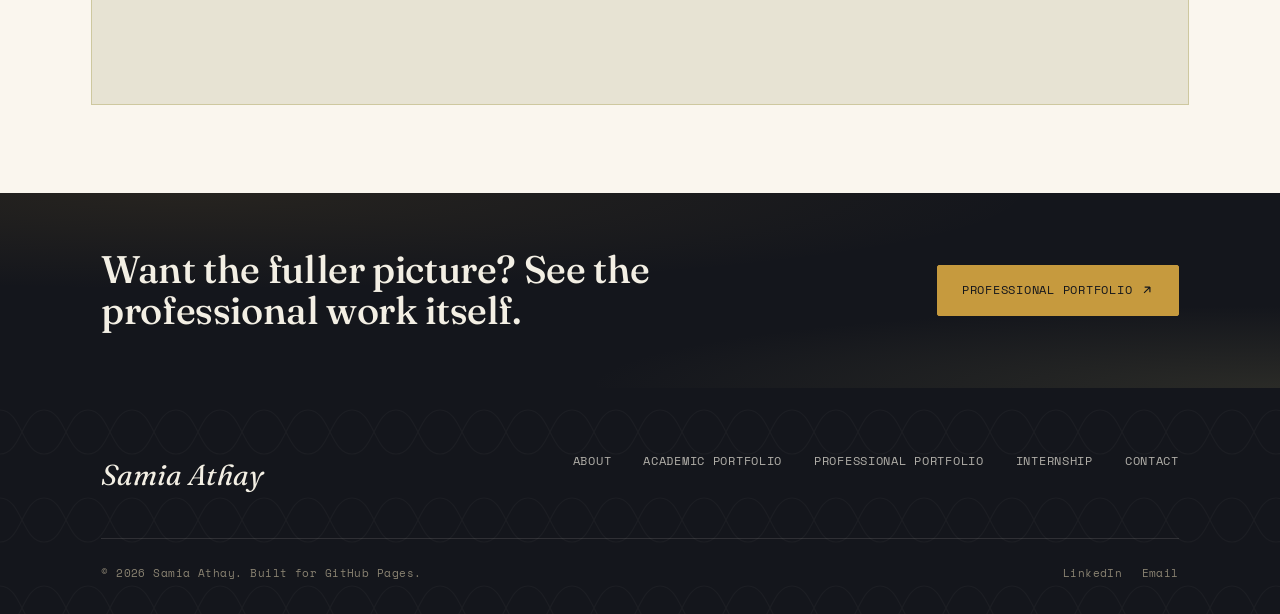
<file: internship.html>
<!DOCTYPE html>
<html lang="en">
<head>
<meta charset="UTF-8">
<meta name="viewport" content="width=device-width, initial-scale=1.0">
<title>Internship Report — Samia Athay</title>
<meta name="description" content="Internship report — Samia Athay's client service internship at Grey Advertising Bangladesh, on the bKash account.">
<link rel="icon" href="data:image/svg+xml,<svg xmlns=%22http://www.w3.org/2000/svg%22 viewBox=%220 0 100 100%22><rect width=%22100%22 height=%22100%22 fill=%22%2314161c%22/><text x=%2250%25%22 y=%2258%25%22 font-size=%2250%22 fill=%22%23c69a3e%22 text-anchor=%22middle%22 font-family=%22Georgia%22>S</text></svg>">
<link rel="stylesheet" href="css/style.css">
</head>
<body>

<nav class="site-nav on-dark">
  <a href="index.html" class="wordmark"><span class="dot"></span>SAMIA ATHAY</a>
  <ul class="nav-links">
    <li class="nav-item"><a class="nav-link" data-page="index.html" href="index.html">Home</a></li>
    <li class="nav-item"><a class="nav-link" data-page="about.html" href="about.html">About</a></li>
    <li class="nav-item has-dropdown">
      <a class="nav-link" href="academic.html">Portfolio</a>
      <div class="dropdown">
        <a href="academic.html">Academic Portfolio<small>14 coursework projects, ULAB</small></a>
        <a href="professional.html">Professional Portfolio<small>PR, film &amp; costume work</small></a>
      </div>
    </li>
    <li class="nav-item"><a class="nav-link active" data-page="internship.html" href="internship.html">Internship</a></li>
    <li class="nav-item"><a class="nav-link" data-page="contact.html" href="contact.html">Contact</a></li>
  </ul>
  <button class="nav-toggle" aria-label="Toggle menu" aria-expanded="false">
    <span></span><span></span><span></span>
  </button>
</nav>

<main>

  <section class="stage page-hero">
    <div class="container">
      <p class="kicker">Internship Report</p>
      <div class="hero-brand" data-reveal>
        <img src="assets/brands/grey.png" alt="Grey Advertising Bangladesh">
        <span>Host Agency</span>
      </div>
      <h1>Client Service Intern — Grey Advertising Bangladesh</h1>
      <p class="lede">Summer 2026 internship report submitted to the Department of Media Studies and Journalism, ULAB — eight weeks on the bKash account, covering client servicing, campaign coordination and creative communication.</p>
    </div>
  </section>

  <div class="pattern-band" aria-hidden="true"></div>

  <section class="page section">
    <div class="container" style="max-width:1200px;">
      <dl class="detail-meta">
        <div><dt>Host Organization</dt><dd>Grey Advertising Bangladesh</dd></div>
        <div><dt>Team</dt><dd>Client Service — bKash</dd></div>
        <div><dt>Term</dt><dd>Summer 2026</dd></div>
      </dl>

      <div class="detail-pdf" style="display:block; margin-top:2.5rem;" data-reveal>
        <div class="detail-pdf-head">
          <h4>Full Internship Report PDF</h4>
          <a href="assets/documents/internship-report.pdf" target="_blank" rel="noopener" class="pdf-open-link">
            Open in new tab
            <svg viewBox="0 0 24 24" fill="none" stroke="currentColor" stroke-width="2"><path d="M7 17L17 7M17 7H8M17 7V16"/></svg>
          </a>
        </div>
        <div class="pdf-frame">
          <iframe src="assets/documents/internship-report.pdf#toolbar=1&view=FitH" title="Internship Report PDF" loading="lazy"></iframe>
        </div>
      </div>
    </div>
  </section>

  <section class="stage section tight">
    <div class="container" style="display:flex; align-items:center; justify-content:space-between; gap:2rem; flex-wrap:wrap;" data-reveal>
      <h2 style="color:var(--cream); font-size:clamp(1.6rem,3.4vw,2.4rem); max-width:22ch;">Want the fuller picture? See the professional work itself.</h2>
      <a href="professional.html" class="btn gold">Professional Portfolio <svg viewBox="0 0 24 24" fill="none" stroke="currentColor" stroke-width="2"><path d="M7 17L17 7M17 7H8M17 7V16"/></svg></a>
    </div>
  </section>

</main>

<footer class="site-footer">
  <div class="container">
    <div class="footer-top">
      <span class="footer-mark">Samia Athay</span>
      <nav class="footer-nav">
        <a href="about.html">About</a>
        <a href="academic.html">Academic Portfolio</a>
        <a href="professional.html">Professional Portfolio</a>
        <a href="internship.html">Internship</a>
        <a href="contact.html">Contact</a>
      </nav>
    </div>
    <div class="footer-bottom">
      <span>© <span data-year></span> Samia Athay. Built for GitHub Pages.</span>
      <span class="socials">
        <a href="https://www.linkedin.com/in/samia-athay" target="_blank" rel="noopener">LinkedIn</a>
        <a href="mailto:samiahasan.athay@gmail.com">Email</a>
      </span>
    </div>
  </div>
</footer>

<script src="js/main.js"></script>
</body>
</html>
</file>
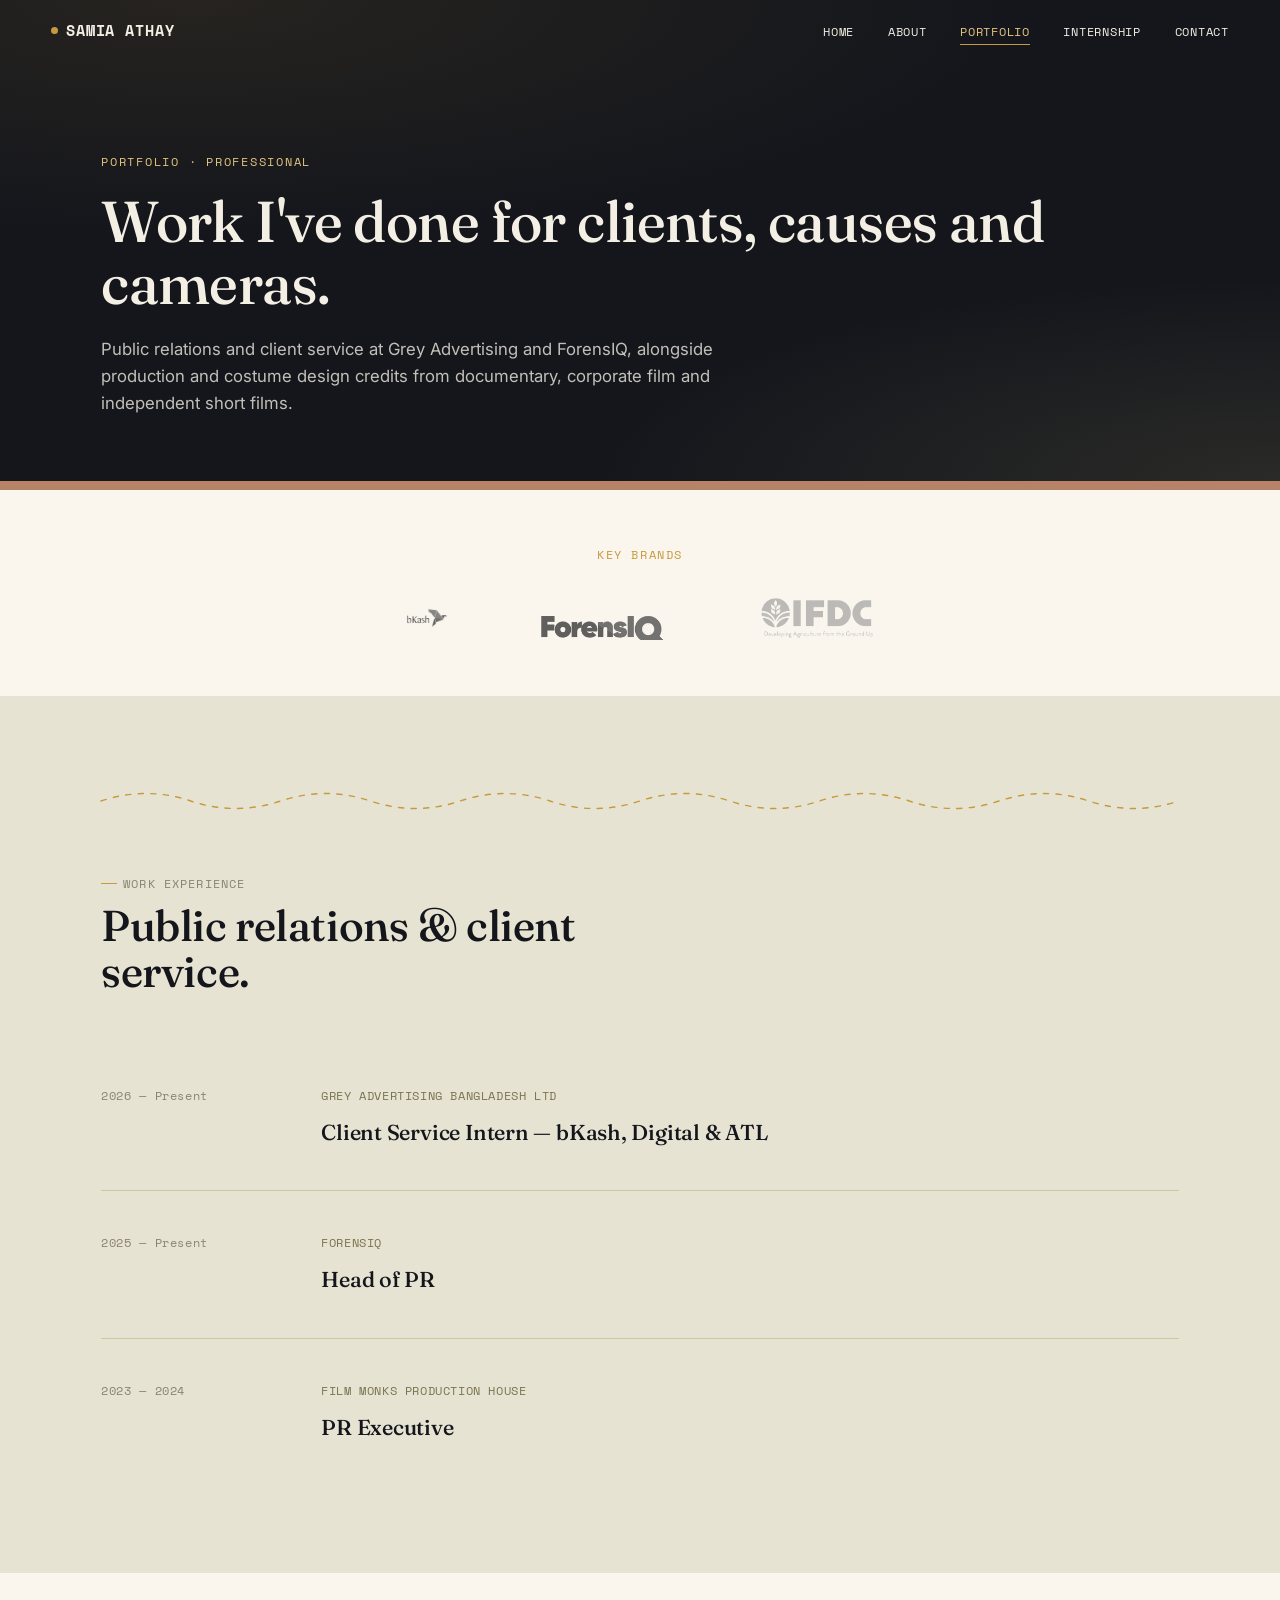
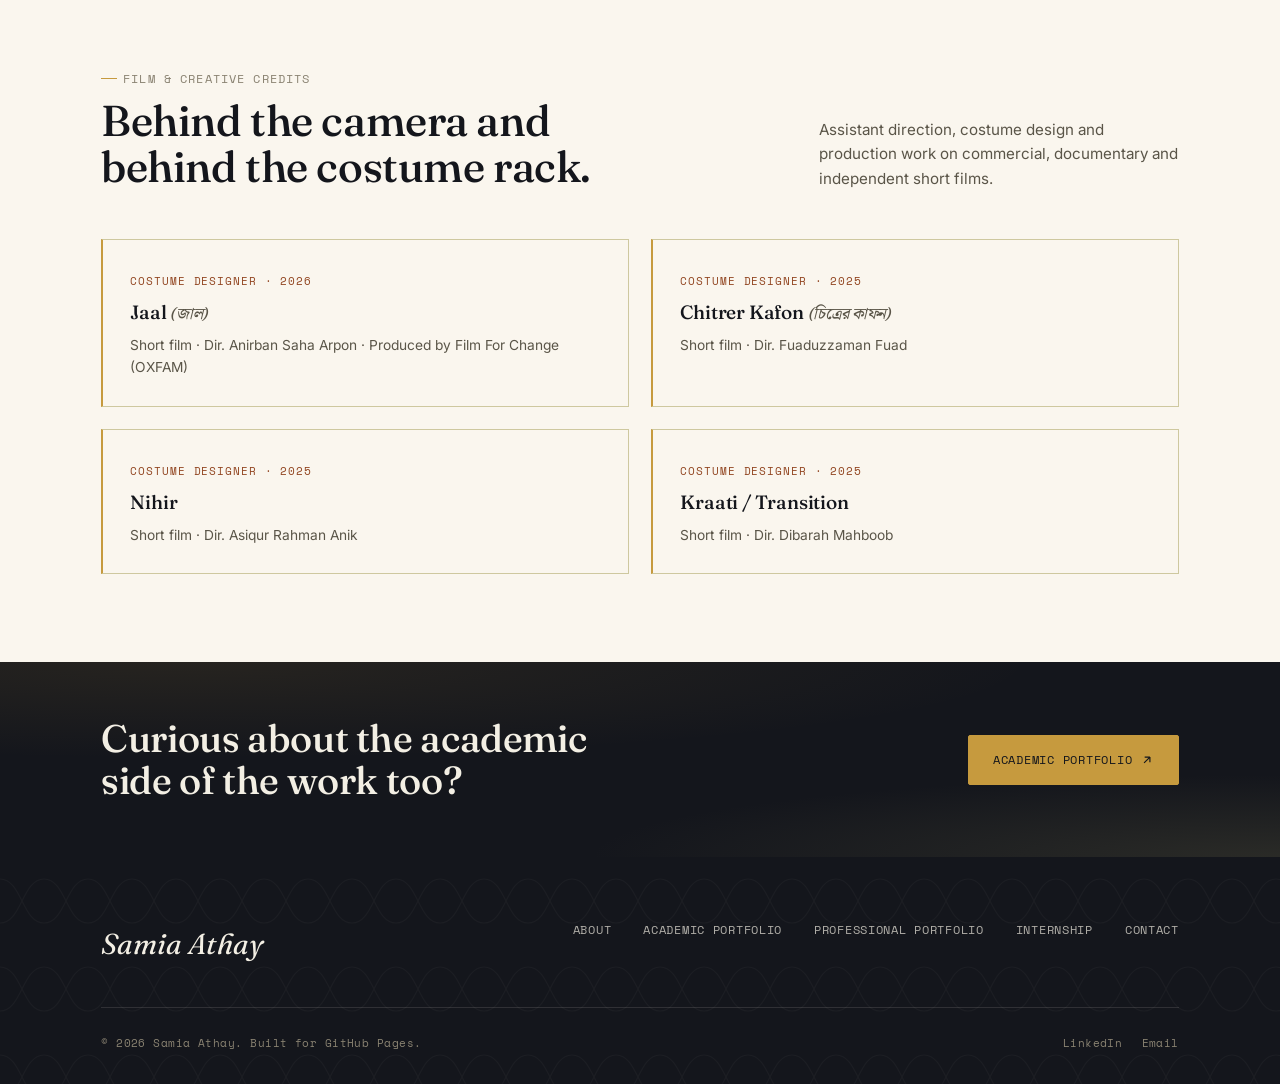
<file: professional.html>
<!DOCTYPE html>
<html lang="en">
<head>
<meta charset="UTF-8">
<meta name="viewport" content="width=device-width, initial-scale=1.0">
<title>Professional Portfolio — Samia Athay</title>
<meta name="description" content="PR, film and costume design work by Samia Athay — Grey Advertising, ForensIQ and Film Monks Production House.">
<link rel="icon" href="data:image/svg+xml,<svg xmlns=%22http://www.w3.org/2000/svg%22 viewBox=%220 0 100 100%22><rect width=%22100%22 height=%22100%22 fill=%22%2314161c%22/><text x=%2250%25%22 y=%2258%25%22 font-size=%2250%22 fill=%22%23c69a3e%22 text-anchor=%22middle%22 font-family=%22Georgia%22>S</text></svg>">
<link rel="stylesheet" href="css/style.css">
</head>
<body>

<nav class="site-nav on-dark">
  <a href="index.html" class="wordmark"><span class="dot"></span>SAMIA ATHAY</a>
  <ul class="nav-links">
    <li class="nav-item"><a class="nav-link" data-page="index.html" href="index.html">Home</a></li>
    <li class="nav-item"><a class="nav-link" data-page="about.html" href="about.html">About</a></li>
    <li class="nav-item has-dropdown">
      <a class="nav-link active" href="academic.html">Portfolio</a>
      <div class="dropdown">
        <a href="academic.html">Academic Portfolio<small>14 coursework projects, ULAB</small></a>
        <a href="professional.html">Professional Portfolio<small>PR, film &amp; costume work</small></a>
      </div>
    </li>
    <li class="nav-item"><a class="nav-link" data-page="internship.html" href="internship.html">Internship</a></li>
    <li class="nav-item"><a class="nav-link" data-page="contact.html" href="contact.html">Contact</a></li>
  </ul>
  <button class="nav-toggle" aria-label="Toggle menu" aria-expanded="false">
    <span></span><span></span><span></span>
  </button>
</nav>

<main>

  <section class="stage page-hero">
    <div class="container">
      <p class="kicker">Portfolio · Professional</p>
      <h1>Work I've done for clients, causes and cameras.</h1>
      <p class="lede">Public relations and client service at Grey Advertising and ForensIQ, alongside production and costume design credits from documentary, corporate film and independent short films.</p>
    </div>
  </section>

  <div class="pattern-band" aria-hidden="true"></div>

  <!-- ============ KEY BRANDS ============ -->
  <section class="page section tight">
    <div class="container">
      <p class="eyebrow" style="text-align:center; margin-bottom:2rem;">Key Brands</p>
      <div class="brand-strip" data-reveal>
        <img src="assets/brands/bkash.png" alt="bKash">
        <img src="assets/brands/forensiq.png" alt="ForensIQ">
        <img src="assets/brands/ifdc.png" alt="International Fertilizer Development Center (IFDC)">
      </div>
    </div>
  </section>

  <!-- ============ WORK EXPERIENCE ============ -->
  <section class="page dim section">
    <div class="container">
      <svg class="thread" viewBox="0 0 1200 34" preserveAspectRatio="none" aria-hidden="true">
        <path d="M0,17 Q50,2 100,17 T200,17 T300,17 T400,17 T500,17 T600,17 T700,17 T800,17 T900,17 T1000,17 T1100,17 T1200,17"/>
      </svg>
      <div class="section-head" style="margin-top:3rem;">
        <div>
          <span class="section-tag">Work Experience</span>
          <h2>Public relations &amp; client service.</h2>
        </div>
      </div>

      <div class="timeline">
        <div class="tl-item" data-reveal>
          <div class="tl-when">2026 — Present</div>
          <div>
            <span class="tl-org">Grey Advertising Bangladesh Ltd</span>
            <h3 class="tl-role">Client Service Intern — bKash, Digital &amp; ATL</h3>

          </div>
        </div>

        <div class="tl-item" data-reveal>
          <div class="tl-when">2025 — Present</div>
          <div>
            <span class="tl-org">ForensIQ</span>
            <h3 class="tl-role">Head of PR</h3>

          </div>
        </div>

        <div class="tl-item" data-reveal>
          <div class="tl-when">2023 — 2024</div>
          <div>
            <span class="tl-org">Film Monks Production House</span>
            <h3 class="tl-role">PR Executive</h3>

          </div>
        </div>
      </div>
    </div>
  </section>

  <!-- ============ FILM & CREATIVE CREDITS ============ -->
  <section class="page section">
    <div class="container">
      <div class="section-head">
        <div>
          <span class="section-tag">Film &amp; Creative Credits</span>
          <h2>Behind the camera and behind the costume rack.</h2>
        </div>
        <p class="note">Assistant direction, costume design and production work on commercial, documentary and independent short films.</p>
      </div>

      <div class="credit-grid">

        <div class="credit-card" data-reveal>
          <span class="role">Costume Designer · 2026</span>
          <h3>Jaal <span class="bn">(জাল)</span></h3>
          <p class="meta">Short film · Dir. Anirban Saha Arpon · Produced by Film For Change (OXFAM)</p>
        </div>
        <div class="credit-card" data-reveal>
          <span class="role">Costume Designer · 2025</span>
          <h3>Chitrer Kafon <span class="bn">(চিত্রের কাফন)</span></h3>
          <p class="meta">Short film · Dir. Fuaduzzaman Fuad</p>
        </div>
        <div class="credit-card" data-reveal>
          <span class="role">Costume Designer · 2025</span>
          <h3>Nihir</h3>
          <p class="meta">Short film · Dir. Asiqur Rahman Anik</p>
        </div>
        <div class="credit-card" data-reveal>
          <span class="role">Costume Designer · 2025</span>
          <h3>Kraati / Transition</h3>
          <p class="meta">Short film · Dir. Dibarah Mahboob</p>
        </div>
      </div>
    </div>
  </section>

  <section class="stage section tight">
    <div class="container" style="display:flex; align-items:center; justify-content:space-between; gap:2rem; flex-wrap:wrap;" data-reveal>
      <h2 style="color:var(--cream); font-size:clamp(1.6rem,3.4vw,2.4rem); max-width:22ch;">Curious about the academic side of the work too?</h2>
      <a href="academic.html" class="btn gold">Academic Portfolio <svg viewBox="0 0 24 24" fill="none" stroke="currentColor" stroke-width="2"><path d="M7 17L17 7M17 7H8M17 7V16"/></svg></a>
    </div>
  </section>

</main>

<footer class="site-footer">
  <div class="container">
    <div class="footer-top">
      <span class="footer-mark">Samia Athay</span>
      <nav class="footer-nav">
        <a href="about.html">About</a>
        <a href="academic.html">Academic Portfolio</a>
        <a href="professional.html">Professional Portfolio</a>
        <a href="internship.html">Internship</a>
        <a href="contact.html">Contact</a>
      </nav>
    </div>
    <div class="footer-bottom">
      <span>© <span data-year></span> Samia Athay. Built for GitHub Pages.</span>
      <span class="socials">
        <a href="https://www.linkedin.com/in/samia-athay" target="_blank" rel="noopener">LinkedIn</a>
        <a href="mailto:samiahasan.athay@gmail.com">Email</a>
      </span>
    </div>
  </div>
</footer>

<script src="js/main.js"></script>
</body>
</html>
</file>
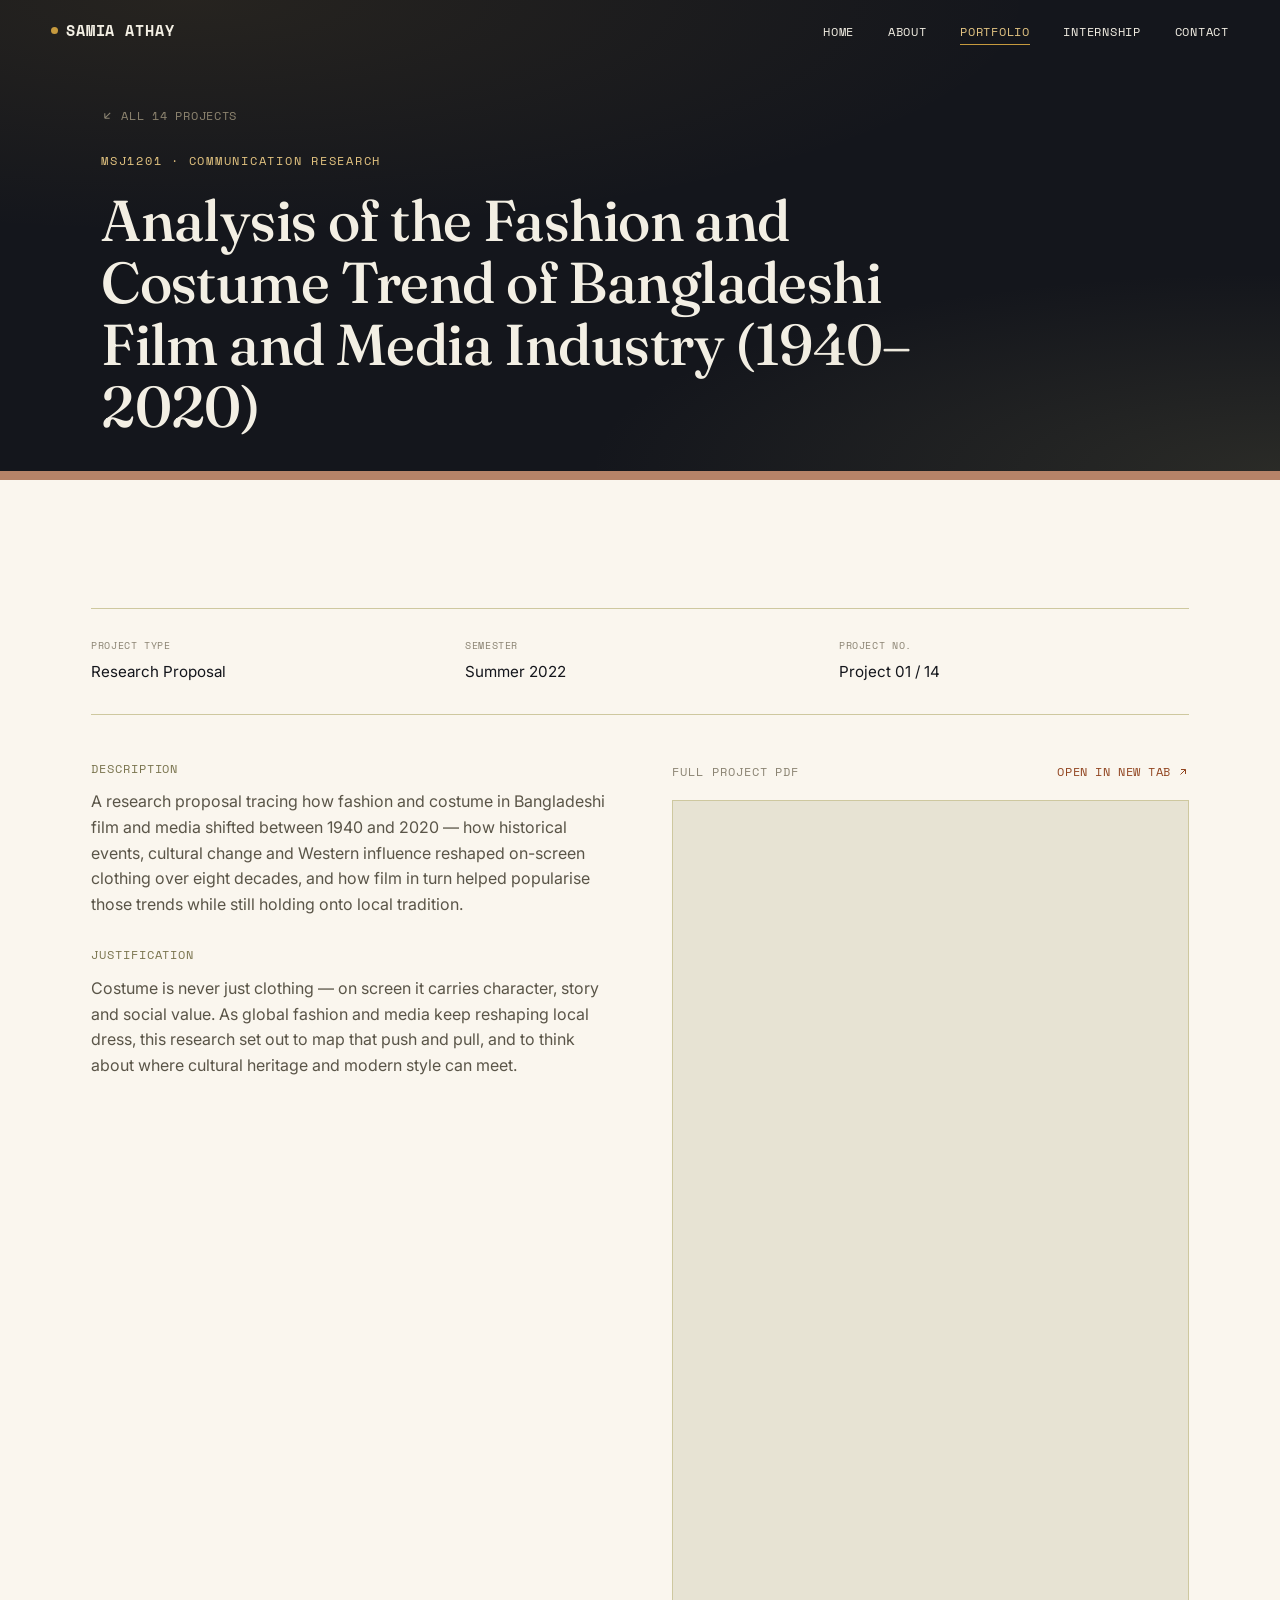
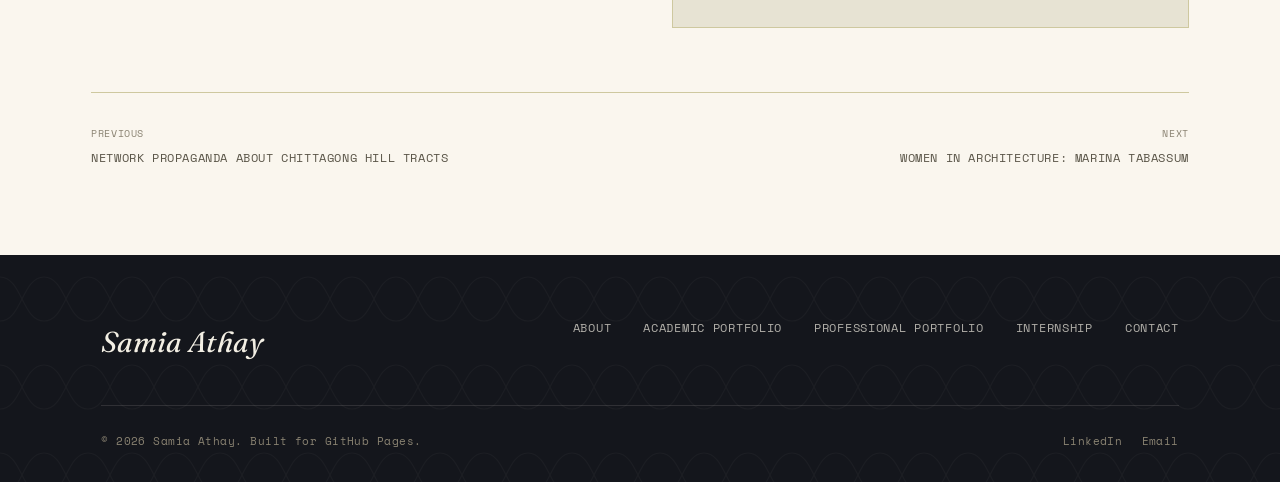
<file: project.html>
<!DOCTYPE html>
<html lang="en">
<head>
<meta charset="UTF-8">
<meta name="viewport" content="width=device-width, initial-scale=1.0">
<title>Project — Samia Athay</title>
<link rel="icon" href="data:image/svg+xml,<svg xmlns=%22http://www.w3.org/2000/svg%22 viewBox=%220 0 100 100%22><rect width=%22100%22 height=%22100%22 fill=%22%2314161c%22/><text x=%2250%25%22 y=%2258%25%22 font-size=%2250%22 fill=%22%23c69a3e%22 text-anchor=%22middle%22 font-family=%22Georgia%22>S</text></svg>">
<link rel="stylesheet" href="css/style.css">
</head>
<body>

<nav class="site-nav on-dark">
  <a href="index.html" class="wordmark"><span class="dot"></span>SAMIA ATHAY</a>
  <ul class="nav-links">
    <li class="nav-item"><a class="nav-link" data-page="index.html" href="index.html">Home</a></li>
    <li class="nav-item"><a class="nav-link" data-page="about.html" href="about.html">About</a></li>
    <li class="nav-item has-dropdown">
      <a class="nav-link active" href="academic.html">Portfolio</a>
      <div class="dropdown">
        <a href="academic.html">Academic Portfolio<small>14 coursework projects, ULAB</small></a>
        <a href="professional.html">Professional Portfolio<small>PR, film &amp; costume work</small></a>
      </div>
    </li>
    <li class="nav-item"><a class="nav-link" data-page="internship.html" href="internship.html">Internship</a></li>
    <li class="nav-item"><a class="nav-link" data-page="contact.html" href="contact.html">Contact</a></li>
  </ul>
  <button class="nav-toggle" aria-label="Toggle menu" aria-expanded="false">
    <span></span><span></span><span></span>
  </button>
</nav>

<main>
  <section class="stage page-hero project-hero" style="padding-bottom:2rem;">
    <div class="container">
      <a href="academic.html" class="back-link" style="margin-bottom:1.6rem; display:inline-flex;">
        <svg viewBox="0 0 24 24" fill="none" stroke="currentColor" stroke-width="2"><path d="M7 17L17 7M17 7H8M17 7V16"/></svg>
        All 14 projects
      </a>
      <p class="kicker" id="p-course">Loading…</p>
      <h1 id="p-title" style="max-width:22ch;"></h1>
      <p id="p-titlebn" style="font-family:var(--f-display); font-style:italic; font-size:1.3rem; color:var(--gold-soft); margin-top:.8rem; display:none;"></p>
    </div>
  </section>

  <div class="pattern-band" aria-hidden="true"></div>

  <section class="page section">
    <div class="container" style="max-width:1200px;">
      <dl class="detail-meta">
        <div><dt>Project Type</dt><dd id="p-type"></dd></div>
        <div><dt>Semester</dt><dd id="p-semester"></dd></div>
        <div><dt>Project No.</dt><dd id="p-id"></dd></div>
      </dl>

      <div class="detail-split">
        <div class="detail-split-text">
          <div class="detail-body">
            <div data-reveal>
              <h4>Description</h4>
              <p id="p-description"></p>
            </div>
            <div data-reveal>
              <h4>Justification</h4>
              <p id="p-justification"></p>
            </div>
          </div>

          <div class="detail-link" id="p-link-wrap" style="display:none;">
            <a id="p-link" class="btn outline-paper" target="_blank" rel="noopener">
              <span id="p-link-label"></span>
              <svg viewBox="0 0 24 24" fill="none" stroke="currentColor" stroke-width="2"><path d="M7 17L17 7M17 7H8M17 7V16"/></svg>
            </a>
          </div>
        </div>

        <div class="detail-pdf" id="p-pdf-wrap" style="display:none;">
          <div class="detail-pdf-head">
            <h4>Full Project PDF</h4>
            <a id="p-pdf-open" href="#" target="_blank" rel="noopener" class="pdf-open-link">
              Open in new tab
              <svg viewBox="0 0 24 24" fill="none" stroke="currentColor" stroke-width="2"><path d="M7 17L17 7M17 7H8M17 7V16"/></svg>
            </a>
          </div>
          <div class="pdf-frame">
            <iframe id="p-pdf-frame" src="" title="Project PDF" loading="lazy"></iframe>
          </div>
        </div>
      </div>

      <div class="project-nav">
        <a id="p-prev" href="#"><small>Previous</small><span id="p-prev-label"></span></a>
        <a id="p-next" href="#" class="next"><small>Next</small><span id="p-next-label"></span></a>
      </div>
    </div>
  </section>
</main>

<footer class="site-footer">
  <div class="container">
    <div class="footer-top">
      <span class="footer-mark">Samia Athay</span>
      <nav class="footer-nav">
        <a href="about.html">About</a>
        <a href="academic.html">Academic Portfolio</a>
        <a href="professional.html">Professional Portfolio</a>
        <a href="internship.html">Internship</a>
        <a href="contact.html">Contact</a>
      </nav>
    </div>
    <div class="footer-bottom">
      <span>© <span data-year></span> Samia Athay. Built for GitHub Pages.</span>
      <span class="socials">
        <a href="https://www.linkedin.com/in/samia-athay" target="_blank" rel="noopener">LinkedIn</a>
        <a href="mailto:samiahasan.athay@gmail.com">Email</a>
      </span>
    </div>
  </div>
</footer>

<script src="js/academic-data.js"></script>
<script src="js/main.js"></script>
<script>
(function(){
  const params = new URLSearchParams(window.location.search);
  const id = parseInt(params.get('id'), 10) || 1;
  const project = ACADEMIC_PROJECTS.find(p => p.id === id) || ACADEMIC_PROJECTS[0];
  const idx = ACADEMIC_PROJECTS.findIndex(p => p.id === project.id);
  const prev = ACADEMIC_PROJECTS[(idx - 1 + ACADEMIC_PROJECTS.length) % ACADEMIC_PROJECTS.length];
  const next = ACADEMIC_PROJECTS[(idx + 1) % ACADEMIC_PROJECTS.length];

  document.title = project.title + ' — Samia Athay';
  document.getElementById('p-course').textContent = project.course;
  document.getElementById('p-title').textContent = project.title;
  document.getElementById('p-id').textContent = 'Project ' + String(project.id).padStart(2,'0') + ' / 14';
  document.getElementById('p-type').textContent = project.type;
  document.getElementById('p-semester').textContent = project.semester;
  document.getElementById('p-description').textContent = project.description;
  document.getElementById('p-justification').textContent = project.justification;

  if (project.titleBn) {
    const bn = document.getElementById('p-titlebn');
    bn.textContent = project.titleBn;
    bn.style.display = 'block';
  }

  if (project.link) {
    document.getElementById('p-link-wrap').style.display = 'block';
    document.getElementById('p-link').href = project.link.url;
    document.getElementById('p-link-label').textContent = project.link.label;
  }

  if (project.pdf) {
    document.getElementById('p-pdf-wrap').style.display = 'block';
    document.getElementById('p-pdf-frame').src = project.pdf + '#toolbar=1&view=FitH';
    document.getElementById('p-pdf-open').href = project.pdf;
  }

  const prevEl = document.getElementById('p-prev');
  prevEl.href = 'project.html?id=' + prev.id;
  document.getElementById('p-prev-label').textContent = prev.title;

  const nextEl = document.getElementById('p-next');
  nextEl.href = 'project.html?id=' + next.id;
  document.getElementById('p-next-label').textContent = next.title;
})();
</script>
</body>
</html>
</file>
<file: css/style.css>
/* ============================================================
   SAMIA ATHAY — PORTFOLIO
   Design concept: "Threadline" — an editorial studio site for a
   storyteller who works across PR, film and costume design.
   Stage (ink) sections for arrival moments; Page (paper) sections
   for reading. A running-stitch thread is the signature motif.
   ============================================================ */

@import url('https://fonts.googleapis.com/css2?family=Fraunces:ital,opsz,wght@0,9..144,300;0,9..144,400;0,9..144,500;0,9..144,600;1,9..144,400;1,9..144,500&family=Inter:wght@400;500;600&family=Space+Mono:wght@400;700&family=Noto+Serif+Bengali:wght@400;600&family=Hind+Siliguri:wght@400;500&display=swap');

:root{
  /* ---- color tokens ---- */
  /* Palette: Rust Brown / Linen Chalk / Olive Green */
  --ink:        #14161c;   /* stage background */
  --ink-2:      #1c1f28;   /* stage panel */
  --paper:      #faf6ee;   /* page background */
  --paper-dim:  #e7e3d3;   /* page card background — Linen Chalk */
  --paper-line: #cec89f;   /* hairline on paper */
  --cream:      #f3efe4;   /* text on ink */
  --gold:       #c69a3e;   /* thread gold — tertiary accent */
  --gold-soft:  #e4c583;
  --indigo:     #79744e;   /* Olive Green — secondary accent */
  --rust:       #914520;   /* Rust Brown — cta / active */
  --ink-soft:   #5a5548;   /* muted body text on paper */
  --ink-faint:  #8a8372;

  /* ---- type tokens ---- */
  --f-display: 'Fraunces', 'Noto Serif Bengali', serif;
  --f-body:    'Inter', 'Hind Siliguri', sans-serif;
  --f-mono:    'Space Mono', monospace;

  --container: 1180px;
  --edge: clamp(1.25rem, 4vw, 3.5rem);

  --ease: cubic-bezier(.16,.84,.44,1);

  /* ---- brand pattern motifs (original SVG tiles inspired by the Rust/Linen/Olive moodboard) ---- */
  --pat-loop-cream: url("data:image/svg+xml,%3Csvg%20xmlns%3D%22http%3A//www.w3.org/2000/svg%22%20width%3D%22200%22%20height%3D%22200%22%20viewBox%3D%220%200%20200%20200%22%3E%3Cpath%20d%3D%22M0%2050%20C%2050%2050%2050%20150%20100%20150%20C%20150%20150%20150%2050%20200%2050%22%20fill%3D%22none%22%20stroke%3D%22%23f3efe4%22%20stroke-width%3D%222.5%22%20stroke-linecap%3D%22round%22/%3E%3Cpath%20d%3D%22M0%20150%20C%2050%20150%2050%2050%20100%2050%20C%20150%2050%20150%20150%20200%20150%22%20fill%3D%22none%22%20stroke%3D%22%23f3efe4%22%20stroke-width%3D%222.5%22%20stroke-linecap%3D%22round%22/%3E%3C/svg%3E");
  --pat-loop-olive: url("data:image/svg+xml,%3Csvg%20xmlns%3D%22http%3A//www.w3.org/2000/svg%22%20width%3D%22200%22%20height%3D%22200%22%20viewBox%3D%220%200%20200%20200%22%3E%3Cpath%20d%3D%22M0%2050%20C%2050%2050%2050%20150%20100%20150%20C%20150%20150%20150%2050%20200%2050%22%20fill%3D%22none%22%20stroke%3D%22%2379744e%22%20stroke-width%3D%222.5%22%20stroke-linecap%3D%22round%22/%3E%3Cpath%20d%3D%22M0%20150%20C%2050%20150%2050%2050%20100%2050%20C%20150%2050%20150%20150%20200%20150%22%20fill%3D%22none%22%20stroke%3D%22%2379744e%22%20stroke-width%3D%222.5%22%20stroke-linecap%3D%22round%22/%3E%3C/svg%3E");
  --pat-blocks-rust: url("data:image/svg+xml,%3Csvg%20xmlns%3D%22http%3A//www.w3.org/2000/svg%22%20width%3D%22120%22%20height%3D%22120%22%20viewBox%3D%220%200%20120%20120%22%3E%3Crect%20width%3D%22120%22%20height%3D%22120%22%20fill%3D%22%23914520%22/%3E%3Crect%20x%3D%228%22%20y%3D%2210%22%20width%3D%2234%22%20height%3D%2240%22%20rx%3D%2216%22%20fill%3D%22%23e7e3d3%22/%3E%3Ccircle%20cx%3D%2278%22%20cy%3D%2224%22%20r%3D%2218%22%20fill%3D%22%23e7e3d3%22/%3E%3Cpath%20d%3D%22M18%2070%20h24%20a12%2012%200%200%201%2012%2012%20v10%20a12%2012%200%200%201%20-12%2012%20h-24%20a12%2012%200%200%201%20-12%20-12%20v-10%20a12%2012%200%200%201%2012%20-12%20z%22%20fill%3D%22%23e7e3d3%22/%3E%3Crect%20x%3D%2270%22%20y%3D%2266%22%20width%3D%2230%22%20height%3D%2230%22%20rx%3D%229%22%20fill%3D%22%23e7e3d3%22%20transform%3D%22rotate%2818%2085%2081%29%22/%3E%3Cpath%20d%3D%22M92%20100%20l14%20-14%20l14%2014%20l-14%2014%20z%22%20fill%3D%22%23e7e3d3%22/%3E%3C/svg%3E");
  --pat-blocks-olive: url("data:image/svg+xml,%3Csvg%20xmlns%3D%22http%3A//www.w3.org/2000/svg%22%20width%3D%22120%22%20height%3D%22120%22%20viewBox%3D%220%200%20120%20120%22%3E%3Crect%20width%3D%22120%22%20height%3D%22120%22%20fill%3D%22%2379744e%22/%3E%3Crect%20x%3D%228%22%20y%3D%2210%22%20width%3D%2234%22%20height%3D%2240%22%20rx%3D%2216%22%20fill%3D%22%23e7e3d3%22/%3E%3Ccircle%20cx%3D%2278%22%20cy%3D%2224%22%20r%3D%2218%22%20fill%3D%22%23e7e3d3%22/%3E%3Cpath%20d%3D%22M18%2070%20h24%20a12%2012%200%200%201%2012%2012%20v10%20a12%2012%200%200%201%20-12%2012%20h-24%20a12%2012%200%200%201%20-12%20-12%20v-10%20a12%2012%200%200%201%2012%20-12%20z%22%20fill%3D%22%23e7e3d3%22/%3E%3Crect%20x%3D%2270%22%20y%3D%2266%22%20width%3D%2230%22%20height%3D%2230%22%20rx%3D%229%22%20fill%3D%22%23e7e3d3%22%20transform%3D%22rotate%2818%2085%2081%29%22/%3E%3Cpath%20d%3D%22M92%20100%20l14%20-14%20l14%2014%20l-14%2014%20z%22%20fill%3D%22%23e7e3d3%22/%3E%3C/svg%3E");
}

*, *::before, *::after{ box-sizing:border-box; }
html{ scroll-behavior:smooth; }
@media (prefers-reduced-motion: reduce){
  html{ scroll-behavior:auto; }
  *, *::before, *::after{ animation-duration:0.01ms !important; animation-iteration-count:1 !important; transition-duration:0.01ms !important; scroll-behavior:auto !important; }
}

body{
  margin:0;
  background:var(--paper);
  color:var(--ink);
  font-family:var(--f-body);
  font-size:16px;
  line-height:1.6;
  -webkit-font-smoothing:antialiased;
}

img{ max-width:100%; display:block; }
a{ color:inherit; text-decoration:none; }
h1,h2,h3,h4{ font-family:var(--f-display); font-weight:500; margin:0; line-height:1.08; letter-spacing:-0.01em; }
p{ margin:0; }
ul{ margin:0; padding:0; list-style:none; }
button{ font-family:inherit; cursor:pointer; }

/* Scroll-reveal: visible by default (no-JS / JS-failure safe).
   JS opts elements into the pending state only once it can also
   guarantee the reveal will fire. */
.reveal-pending{ opacity:0; transform:translateY(18px); }
.reveal-in{
  opacity:1; transform:translateY(0);
  transition:opacity .7s var(--ease), transform .7s var(--ease);
}

:focus-visible{
  outline:2px solid var(--gold);
  outline-offset:3px;
}

.container{
  max-width:var(--container);
  margin:0 auto;
  padding-left:var(--edge);
  padding-right:var(--edge);
}

.eyebrow{
  font-family:var(--f-mono);
  font-size:.72rem;
  letter-spacing:.14em;
  text-transform:uppercase;
  color:var(--gold);
}
.eyebrow.on-ink{ color:var(--gold-soft); }

.section-tag{
  display:inline-flex;
  align-items:center;
  gap:.5em;
  font-family:var(--f-mono);
  font-size:.72rem;
  letter-spacing:.1em;
  text-transform:uppercase;
  color:var(--ink-faint);
}
.section-tag::before{
  content:"";
  width:1.4em;
  height:1px;
  background:var(--gold);
  display:inline-block;
}

/* ============ NAV ============ */
.site-nav{
  position:fixed;
  top:0; left:0; right:0;
  z-index:100;
  padding:1.1rem var(--edge);
  display:flex;
  align-items:center;
  justify-content:space-between;
  transition:background .4s var(--ease), border-color .4s var(--ease), padding .3s var(--ease);
  border-bottom:1px solid transparent;
}
.site-nav.on-dark{ background:transparent; }
.site-nav.scrolled{
  background:rgba(250,245,234,.92);
  backdrop-filter:blur(10px);
  border-bottom-color:var(--paper-line);
  padding-top:.75rem;
  padding-bottom:.75rem;
}
.site-nav.scrolled .wordmark,
.site-nav.scrolled .nav-link{ color:var(--ink); }
.site-nav.scrolled .wordmark .dot{ background:var(--rust); }

.wordmark{
  font-family:var(--f-mono);
  font-weight:700;
  font-size:.95rem;
  letter-spacing:.06em;
  color:var(--cream);
  display:flex;
  align-items:center;
  gap:.5em;
  transition:color .3s var(--ease);
}
.wordmark .dot{
  width:7px; height:7px; border-radius:50%;
  background:var(--gold);
  transition:background .3s var(--ease);
}

.nav-links{
  display:flex;
  align-items:center;
  gap:2.1rem;
}
.nav-link{
  position:relative;
  font-family:var(--f-mono);
  font-size:.78rem;
  letter-spacing:.06em;
  text-transform:uppercase;
  color:var(--cream);
  padding:.3rem 0;
  transition:color .3s var(--ease);
}
.nav-link::after{
  content:"";
  position:absolute;
  left:0; right:100%; bottom:0;
  height:1px;
  background:var(--gold);
  transition:right .35s var(--ease);
}
.nav-link:hover::after,
.nav-link.active::after{ right:0; }
.nav-link.active{ color:var(--gold-soft); }
.site-nav.scrolled .nav-link.active{ color:var(--rust); }

.nav-item.has-dropdown{ position:relative; }
.dropdown{
  position:absolute;
  top:calc(100% + 1rem);
  left:50%;
  transform:translateX(-50%) translateY(-6px);
  min-width:230px;
  background:var(--ink-2);
  border:1px solid rgba(230,200,120,.18);
  border-radius:2px;
  padding:.4rem;
  opacity:0;
  visibility:hidden;
  transition:opacity .25s var(--ease), transform .25s var(--ease), visibility .25s;
  box-shadow:0 18px 40px rgba(0,0,0,.35);
}
.nav-item.has-dropdown:hover .dropdown,
.nav-item.has-dropdown:focus-within .dropdown{
  opacity:1; visibility:visible; transform:translateX(-50%) translateY(0);
}
.dropdown a{
  display:block;
  padding:.7rem .9rem;
  font-family:var(--f-mono);
  font-size:.74rem;
  letter-spacing:.04em;
  text-transform:uppercase;
  color:var(--cream);
  border-radius:1px;
}
.dropdown a:hover{ background:rgba(198,154,62,.14); color:var(--gold-soft); }
.dropdown a small{
  display:block;
  font-family:var(--f-body);
  text-transform:none;
  letter-spacing:0;
  font-size:.72rem;
  color:var(--ink-faint);
  margin-top:.2rem;
}
.site-nav.scrolled .dropdown{ background:var(--ink); }

.nav-toggle{
  display:none;
  background:none; border:none;
  width:30px; height:20px;
  position:relative;
  z-index:110;
}
.nav-toggle span{
  position:absolute; left:0; right:0; height:1px;
  background:var(--cream);
  transition:transform .3s var(--ease), opacity .3s var(--ease), background .3s var(--ease);
}
.site-nav.scrolled .nav-toggle span{ background:var(--ink); }
.nav-toggle span:nth-child(1){ top:0; }
.nav-toggle span:nth-child(2){ top:9px; }
.nav-toggle span:nth-child(3){ top:18px; }
.nav-open .nav-toggle span:nth-child(1){ transform:translateY(9px) rotate(45deg); }
.nav-open .nav-toggle span:nth-child(2){ opacity:0; }
.nav-open .nav-toggle span:nth-child(3){ transform:translateY(-9px) rotate(-45deg); }

/* ============ STAGE (dark hero-style sections) ============ */
.stage{
  background:var(--ink);
  color:var(--cream);
  position:relative;
  overflow:hidden;
}
.stage::before{
  /* subtle film-grain / vignette texture */
  content:"";
  position:absolute; inset:0;
  background:
    radial-gradient(120% 90% at 15% 0%, rgba(198,154,62,.10), transparent 55%),
    radial-gradient(90% 70% at 100% 100%, rgba(121,116,78,.22), transparent 60%);
  pointer-events:none;
}
.stage::after{
  /* faint brand loop motif, reserved for non-text decorative zones (see .stage.textured) */
  content:"";
  position:absolute; inset:0;
  background:var(--pat-loop-cream);
  background-size:200px 200px;
  opacity:0;
  pointer-events:none;
  transition:opacity .3s var(--ease);
}
.stage.textured::after{ opacity:.05; }

/* ============ PAGE (light editorial sections) ============ */
.page{ background:var(--paper); color:var(--ink); }
.page.dim{ background:var(--paper-dim); }

.rule{
  height:1px;
  background:var(--paper-line);
  border:none;
  margin:0;
}
.rule.on-ink{ background:rgba(243,239,228,.14); }

/* ============ THREAD SIGNATURE ============ */
.thread{
  display:block;
  width:100%;
  height:34px;
  overflow:visible;
}
.thread path{
  fill:none;
  stroke:var(--gold);
  stroke-width:1.4;
  stroke-linecap:round;
  stroke-dasharray:6 8;
  stroke-dashoffset:1000;
  transition:stroke-dashoffset 1.6s var(--ease);
}
.thread.in-view path{ stroke-dashoffset:0; }
.thread.on-ink path{ stroke:var(--gold-soft); }

/* ============ BUTTONS ============ */
.btn{
  display:inline-flex;
  align-items:center;
  gap:.6em;
  font-family:var(--f-mono);
  font-size:.78rem;
  letter-spacing:.06em;
  text-transform:uppercase;
  padding:.9rem 1.5rem;
  border:1px solid currentColor;
  border-radius:2px;
  transition:background .3s var(--ease), color .3s var(--ease), transform .3s var(--ease), border-color .3s var(--ease);
}
.btn:hover{ transform:translateY(-2px); }
.btn.gold{ color:var(--ink); background:var(--gold); border-color:var(--gold); }
.btn.gold:hover{ background:var(--gold-soft); border-color:var(--gold-soft); }
.btn.outline-ink{ color:var(--cream); border-color:rgba(243,239,228,.4); }
.btn.outline-ink:hover{ border-color:var(--gold); color:var(--gold-soft); }
.btn.outline-paper{ color:var(--ink); border-color:var(--ink-soft); }
.btn.outline-paper:hover{ border-color:var(--rust); color:var(--rust); }
.btn svg{ width:14px; height:14px; transition:transform .3s var(--ease); }
.btn:hover svg{ transform:translate(3px,-3px); }

/* ============ HERO ============ */
.hero{
  min-height:100svh;
  display:flex;
  flex-direction:column;
  justify-content:center;
  padding-top:6rem;
  padding-bottom:3rem;
  position:relative;
}
.hero-grid{
  display:grid;
  grid-template-columns:1.2fr .8fr;
  gap:3rem;
  align-items:center;
}
.hero-kicker{
  font-family:var(--f-mono);
  font-size:.8rem;
  letter-spacing:.16em;
  text-transform:uppercase;
  color:var(--gold-soft);
  margin-bottom:1.4rem;
  display:flex;
  align-items:center;
  gap:.7em;
}
.hero-kicker::before{
  content:"";
  width:26px; height:1px;
  background:var(--gold);
}
.hero h1{
  font-size:clamp(2.6rem, 6.4vw, 5.4rem);
  font-weight:500;
}
.hero h1 em{
  font-style:italic;
  font-weight:400;
  color:var(--gold-soft);
}
.hero-lede{
  margin-top:1.6rem;
  max-width:34ch;
  font-size:1.08rem;
  color:rgba(243,239,228,.78);
}
.hero-actions{
  margin-top:2.4rem;
  display:flex;
  gap:1rem;
  flex-wrap:wrap;
}
.hero-portrait{
  position:relative;
  justify-self:center;
}
.hero-portrait .frame{
  width:min(280px, 60vw);
  aspect-ratio:182/198;
  border:1px solid rgba(198,154,62,.4);
  padding:14px;
  position:relative;
}
.hero-portrait img{
  width:100%; height:100%;
  object-fit:cover;
  filter:grayscale(.15) contrast(1.03);
}
.hero-portrait .corner{
  position:absolute;
  width:14px; height:14px;
  border:1px solid var(--gold);
}
.hero-portrait .corner.tl{ top:-1px; left:-1px; border-right:none; border-bottom:none; }
.hero-portrait .corner.br{ bottom:-1px; right:-1px; border-left:none; border-top:none; }
.hero-portrait figcaption{
  margin-top:1rem;
  font-family:var(--f-mono);
  font-size:.68rem;
  letter-spacing:.08em;
  text-transform:uppercase;
  color:var(--ink-faint);
  text-align:center;
}
.hero-scroll{
  position:absolute;
  bottom:2rem; left:var(--edge);
  display:flex; align-items:center; gap:.7em;
  font-family:var(--f-mono);
  font-size:.68rem;
  letter-spacing:.1em;
  text-transform:uppercase;
  color:var(--ink-faint);
}
.hero-scroll .line{
  width:1px; height:34px;
  background:linear-gradient(var(--gold), transparent);
  animation:threadfall 2.2s var(--ease) infinite;
}
@keyframes threadfall{
  0%{ transform:scaleY(0); transform-origin:top; }
  50%{ transform:scaleY(1); transform-origin:top; }
  50.001%{ transform-origin:bottom; }
  100%{ transform:scaleY(0); transform-origin:bottom; }
}

/* ============ GENERIC PAGE HERO (inner pages) ============ */
.page-hero{
  padding:9.5rem 0 4rem;
}
.page-hero .kicker{
  font-family:var(--f-mono);
  font-size:.78rem;
  letter-spacing:.14em;
  text-transform:uppercase;
  color:var(--gold-soft);
  margin-bottom:1.2rem;
}
.page-hero h1{ font-size:clamp(2.2rem, 5vw, 3.6rem); }
.hero-brand{
  display:inline-flex;
  align-items:center;
  gap:.9rem;
  margin-bottom:1.3rem;
  padding:.55rem 1rem;
  background:rgba(243,239,228,.06);
  border:1px solid rgba(243,239,228,.14);
}
.hero-brand img{
  height:26px;
  width:auto;
  display:block;
}
.hero-brand span{
  font-family:var(--f-mono);
  font-size:.68rem;
  letter-spacing:.1em;
  text-transform:uppercase;
  color:var(--ink-faint);
  border-left:1px solid rgba(243,239,228,.18);
  padding-left:.9rem;
}
.page-hero .lede{
  margin-top:1.3rem;
  max-width:60ch;
  color:rgba(243,239,228,.78);
  font-size:1.05rem;
}

/* ============ SECTION SPACING ============ */
.section{ padding:5.5rem 0; }
.section.tight{ padding:3.5rem 0; }
.section-head{
  display:flex;
  justify-content:space-between;
  align-items:flex-end;
  gap:2rem;
  margin-bottom:3rem;
  flex-wrap:wrap;
}
.section-head h2{
  font-size:clamp(1.8rem, 3.6vw, 2.7rem);
  margin-top:.6rem;
  max-width:20ch;
}
.section-head .note{
  max-width:36ch;
  color:var(--ink-soft);
  font-size:.95rem;
}

/* ============ FEATURED WORK GRID (landing) ============ */
.feature-grid{
  display:grid;
  grid-template-columns:repeat(3, 1fr);
  gap:1.6rem;
}
.feature-card{
  background:var(--paper);
  border:1px solid var(--paper-line);
  padding:1.9rem;
  position:relative;
  transition:transform .35s var(--ease), border-color .35s var(--ease), box-shadow .35s var(--ease);
}
.feature-card:hover{
  transform:translateY(-6px);
  border-color:var(--gold);
  box-shadow:0 24px 40px -20px rgba(20,22,28,.25);
}
.feature-card .num{
  font-family:var(--f-mono);
  font-size:.72rem;
  color:var(--ink-faint);
  letter-spacing:.08em;
}
.feature-card h3{
  font-size:1.3rem;
  margin-top:1rem;
  line-height:1.25;
}
.feature-card p{
  margin-top:.8rem;
  color:var(--ink-soft);
  font-size:.92rem;
}
.feature-card .go{
  margin-top:1.4rem;
  display:flex; align-items:center; gap:.5em;
  font-family:var(--f-mono);
  font-size:.7rem;
  letter-spacing:.08em;
  text-transform:uppercase;
  color:var(--indigo);
}
.feature-card .go svg{ width:12px; height:12px; transition:transform .3s var(--ease); }
.feature-card:hover .go svg{ transform:translate(3px,-3px); }
.feature-card .corner-stitch{
  position:absolute; top:10px; right:10px;
  width:16px; height:16px;
  border-top:1px dashed var(--gold);
  border-right:1px dashed var(--gold);
  opacity:0;
  transition:opacity .3s var(--ease);
}
.feature-card:hover .corner-stitch{ opacity:1; }

/* ============ ABOUT PROFILE STRIP ============ */
.profile-strip{
  display:grid;
  grid-template-columns:.7fr 1.3fr;
  gap:3.5rem;
  align-items:start;
}
.profile-strip .facts dt{
  font-family:var(--f-mono);
  font-size:.68rem;
  letter-spacing:.08em;
  text-transform:uppercase;
  color:var(--ink-faint);
  margin-top:1.4rem;
}
.profile-strip .facts dt:first-child{ margin-top:0; }
.profile-strip .facts dd{
  margin:.35rem 0 0;
  font-size:1rem;
}
.profile-strip p + p{ margin-top:1.1rem; }
.profile-strip .lead{
  font-family:var(--f-display);
  font-size:1.5rem;
  font-weight:400;
  line-height:1.4;
  color:var(--ink);
  margin-bottom:1.4rem;
}

/* ============ SKILLS ============ */
.skills-grid{
  display:grid;
  grid-template-columns:repeat(3, 1fr);
  gap:2.5rem;
}
.skill-col h4{
  font-family:var(--f-mono);
  font-size:.75rem;
  letter-spacing:.08em;
  text-transform:uppercase;
  color:var(--indigo);
  margin-bottom:1.1rem;
  padding-bottom:.8rem;
  border-bottom:1px solid var(--paper-line);
}
.skill-col li{
  padding:.55rem 0;
  border-bottom:1px dashed var(--paper-line);
  font-size:.96rem;
}
.skill-col li:last-child{ border-bottom:none; }

/* ============ TIMELINE (professional) ============ */
.timeline{ position:relative; }
.tl-item{
  display:grid;
  grid-template-columns:180px 1fr;
  gap:2.5rem;
  padding:2.6rem 0;
  border-top:1px solid var(--paper-line);
}
.tl-item:first-child{ border-top:none; }
.tl-when{
  font-family:var(--f-mono);
  font-size:.78rem;
  letter-spacing:.05em;
  color:var(--ink-faint);
}
.tl-role{ font-size:1.35rem; margin-bottom:.3rem; }
.tl-org{
  font-family:var(--f-mono);
  font-size:.75rem;
  letter-spacing:.05em;
  text-transform:uppercase;
  color:var(--indigo);
  margin-bottom:1rem;
  display:block;
}
.tl-item ul{ margin-top:.9rem; }
.tl-item li{
  position:relative;
  padding-left:1.2rem;
  margin-top:.55rem;
  color:var(--ink-soft);
  font-size:.95rem;
}
.tl-item li::before{
  content:"";
  position:absolute; left:0; top:.55em;
  width:6px; height:1px;
  background:var(--gold);
}

/* ============ CREDITS GRID (film) ============ */
.credit-grid{
  display:grid;
  grid-template-columns:repeat(2,1fr);
  gap:1.4rem;
}
.credit-card{
  padding:1.7rem;
  background:var(--paper);
  border:1px solid var(--paper-line);
  border-left:2px solid var(--gold);
}
.credit-card .role{
  font-family:var(--f-mono);
  font-size:.7rem;
  letter-spacing:.08em;
  text-transform:uppercase;
  color:var(--rust);
}
.credit-card h3{ font-size:1.2rem; margin-top:.6rem; }
.credit-card .bn{ font-family:var(--f-display); font-style:italic; color:var(--ink-soft); font-size:1rem; }
.credit-card .meta{
  margin-top:.7rem;
  font-size:.86rem;
  color:var(--ink-soft);
}

/* ============ KEY BRANDS ============ */
.brand-strip{
  display:flex;
  align-items:center;
  justify-content:center;
  flex-wrap:wrap;
  gap:clamp(2.5rem, 6vw, 5rem);
}
.brand-strip img{
  height:clamp(32px, 4vw, 44px);
  width:auto;
  max-width:160px;
  object-fit:contain;
  filter:grayscale(1);
  opacity:.72;
  transition:opacity .3s var(--ease), filter .3s var(--ease);
}
.brand-strip img:hover{ filter:grayscale(0); opacity:1; }

.brand-strip.colored{ gap:clamp(1.6rem, 4vw, 2.8rem); }
.brand-strip.colored .brand-tile{
  display:flex;
  align-items:center;
  justify-content:center;
  width:clamp(150px, 20vw, 210px);
  height:clamp(110px, 14vw, 140px);
  background:var(--paper);
  border:1px solid var(--paper-line);
  padding:1.4rem;
  transition:transform .35s var(--ease), border-color .35s var(--ease), box-shadow .35s var(--ease);
}
.brand-strip.colored .brand-tile:hover{
  transform:translateY(-4px);
  border-color:var(--gold);
  box-shadow:0 20px 34px -18px rgba(20,22,28,.22);
}
.brand-strip.colored .brand-tile img{
  height:auto;
  width:auto;
  max-height:100%;
  max-width:100%;
  filter:none;
  opacity:1;
}
.brand-strip.colored .brand-tile img[src*="forensiq-icon"]{
  max-height:82%;
  max-width:82%;
  border-radius:14%;
}

/* ============ ACHIEVEMENTS ============ */
.ach-layout{
  display:grid;
  grid-template-columns:1.1fr 0.9fr;
  gap:clamp(2rem, 5vw, 4rem);
  align-items:center;
}
.ach-list{ display:flex; flex-direction:column; }
.ach-item{
  display:flex;
  justify-content:space-between;
  gap:2rem;
  padding:1.4rem 0;
  border-top:1px dashed var(--paper-line);
}
.ach-item:last-child{ border-bottom:1px dashed var(--paper-line); }
.ach-item .yr{
  font-family:var(--f-mono);
  color:var(--gold);
  white-space:nowrap;
}
.ach-photo{
  margin:0;
  border:1px solid var(--paper-line);
  overflow:hidden;
}
.ach-photo img{
  display:block;
  width:100%;
  height:auto;
}
@media (max-width: 780px){
  .ach-layout{ grid-template-columns:1fr; }
  .ach-photo{ order:-1; max-width:340px; margin:0 auto; }
}

/* ============ ACADEMIC PROJECT GRID ============ */
.dossier-grid{
  display:grid;
  grid-template-columns:repeat(2, 1fr);
  gap:1.4rem;
}
.dossier-card{
  display:block;
  background:var(--paper);
  border:1px solid var(--paper-line);
  padding:0;
  position:relative;
  overflow:hidden;
  transition:transform .3s var(--ease), border-color .3s var(--ease), box-shadow .3s var(--ease);
}
.dossier-card:hover{
  transform:translateY(-5px);
  border-color:var(--indigo);
  box-shadow:0 20px 36px -22px rgba(20,22,28,.3);
}
.dossier-thumb{
  position:relative;
  width:100%;
  height:0;
  padding-bottom:56.25%; /* 16:9, expressed as padding for broad browser support */
  overflow:hidden;
  background:var(--paper-dim);
  border-bottom:1px solid var(--paper-line);
}
.dossier-thumb img{
  display:block;
  position:absolute;
  inset:0;
  width:100%;
  height:100%;
  object-fit:cover;
  transition:transform .5s var(--ease);
}
.dossier-card:hover .dossier-thumb img{ transform:scale(1.045); }
.dossier-body{ padding:1.7rem; }
.dossier-top{
  display:flex;
  justify-content:space-between;
  align-items:flex-start;
  gap:1rem;
}
.dossier-id{
  font-family:var(--f-mono);
  font-size:1.6rem;
  color:var(--paper-line);
  line-height:1;
}
.dossier-card:hover .dossier-id{ color:var(--gold); }
.dossier-course{
  font-family:var(--f-mono);
  font-size:.66rem;
  letter-spacing:.05em;
  text-transform:uppercase;
  color:var(--ink-faint);
  text-align:right;
}
.dossier-card h3{
  font-size:1.15rem;
  margin-top:1.1rem;
  line-height:1.3;
}
.dossier-tags{
  margin-top:1rem;
  display:flex;
  gap:.5rem;
  flex-wrap:wrap;
}
.chip{
  font-family:var(--f-mono);
  font-size:.66rem;
  letter-spacing:.04em;
  text-transform:uppercase;
  padding:.3rem .55rem;
  border:1px solid var(--paper-line);
  color:var(--ink-soft);
}
.chip.type{ border-color:var(--indigo); color:var(--indigo); }

/* ============ PROJECT DETAIL ============ */
.project-hero{ padding-top:6.5rem; }
.detail-meta{
  display:grid;
  grid-template-columns:repeat(3,1fr);
  gap:1.5rem;
  padding:1.8rem 0;
  border-top:1px solid var(--paper-line);
  border-bottom:1px solid var(--paper-line);
  margin:2.5rem 0 3rem;
}
.detail-meta dt{
  font-family:var(--f-mono);
  font-size:.65rem;
  letter-spacing:.06em;
  text-transform:uppercase;
  color:var(--ink-faint);
}
.detail-meta dd{ margin:.4rem 0 0; font-size:.95rem; }

.detail-split{
  display:grid;
  grid-template-columns:1fr 1fr;
  gap:clamp(2rem, 5vw, 4rem);
  align-items:start;
}
.detail-split-text{ display:flex; flex-direction:column; }
.detail-body{
  display:flex;
  flex-direction:column;
  gap:2rem;
}
.detail-body h4{
  font-family:var(--f-mono);
  font-size:.72rem;
  letter-spacing:.08em;
  text-transform:uppercase;
  color:var(--indigo);
  margin-bottom:.9rem;
}
.detail-body p{ color:var(--ink-soft); }
.detail-link{
  margin-top:2.5rem;
  padding-top:2rem;
  border-top:1px dashed var(--paper-line);
}

.detail-pdf{ display:flex; flex-direction:column; }
.detail-pdf-head{
  display:flex;
  align-items:baseline;
  justify-content:space-between;
  gap:1rem;
  margin-bottom:1.2rem;
  flex-wrap:wrap;
}
.detail-pdf-head h4{
  font-family:var(--f-mono);
  font-size:.75rem;
  letter-spacing:.08em;
  text-transform:uppercase;
  color:var(--ink-faint);
}
.pdf-open-link{
  display:inline-flex; align-items:center; gap:.5em;
  font-family:var(--f-mono);
  font-size:.72rem;
  letter-spacing:.05em;
  text-transform:uppercase;
  color:var(--rust);
}
.pdf-open-link svg{ width:12px; height:12px; }
.pdf-open-link:hover{ color:var(--ink); }
.pdf-frame{
  border:1px solid var(--paper-line);
  background:var(--paper-dim);
  height:92vh;
  min-height:700px;
  max-height:1600px;
  overflow:auto;
  -webkit-overflow-scrolling:touch;
}
.pdf-frame iframe{
  display:block;
  width:100%;
  height:100%;
  border:0;
}
@media (max-width: 780px){
  .pdf-frame{ height:85vh; min-height:560px; }
}

/* ============ PATTERN BAND (brand divider seam) ============ */
.pattern-band{
  height:9px;
  width:100%;
  background-image:var(--pat-blocks-rust);
  background-size:130px 130px;
  background-repeat:repeat;
  background-position:center;
  opacity:.65;
}
.pattern-band.olive{ background-image:var(--pat-blocks-olive); }

.back-link{
  display:inline-flex; align-items:center; gap:.6em;
  font-family:var(--f-mono);
  font-size:.75rem;
  letter-spacing:.06em;
  text-transform:uppercase;
  color:var(--ink-faint);
}
.back-link svg{ width:13px; height:13px; transform:rotate(180deg); transition:transform .3s var(--ease); }
.back-link:hover{ color:var(--rust); }
.back-link:hover svg{ transform:rotate(180deg) translateX(3px); }

.project-nav{
  display:flex;
  justify-content:space-between;
  margin-top:4rem;
  padding-top:2rem;
  border-top:1px solid var(--paper-line);
}
.project-nav a{
  font-family:var(--f-mono);
  font-size:.75rem;
  letter-spacing:.05em;
  text-transform:uppercase;
  color:var(--ink-soft);
  display:flex; flex-direction:column; gap:.4rem;
}
.project-nav a:hover{ color:var(--indigo); }
.project-nav .next{ text-align:right; align-items:flex-end; }
.project-nav small{ color:var(--ink-faint); font-size:.65rem; }

/* ============ PHOTOGRAPHY GALLERY ============ */
.gallery{
  display:grid;
  grid-template-columns:repeat(3, 1fr);
  gap:1rem;
  grid-auto-rows:220px;
}
.gallery figure{
  position:relative;
  overflow:hidden;
  margin:0;
  background:var(--ink-2);
}
.gallery figure:nth-child(3n+1){ grid-row:span 2; }
.gallery img, .gallery .ph{
  width:100%; height:100%; object-fit:cover;
  transition:transform .6s var(--ease);
}
.gallery figure:hover img,
.gallery figure:hover .ph{ transform:scale(1.06); }
.gallery .ph{
  display:flex; align-items:center; justify-content:center;
  color:rgba(243,239,228,.4);
  font-family:var(--f-mono);
  font-size:.72rem;
  letter-spacing:.06em;
  text-transform:uppercase;
  text-align:center;
  padding:1rem;
  background:
    repeating-linear-gradient(135deg, rgba(198,154,62,.08) 0 2px, transparent 2px 14px),
    var(--ink-2);
}
.gallery figcaption{
  position:absolute; left:0; right:0; bottom:0;
  padding:.9rem 1rem;
  font-family:var(--f-mono);
  font-size:.68rem;
  letter-spacing:.05em;
  text-transform:uppercase;
  color:var(--cream);
  background:linear-gradient(to top, rgba(20,22,28,.85), transparent);
  opacity:0;
  transform:translateY(6px);
  transition:opacity .3s var(--ease), transform .3s var(--ease);
}
.gallery figure:hover figcaption{ opacity:1; transform:translateY(0); }

.gallery-note{
  margin-top:2.5rem;
  padding:1.4rem 1.6rem;
  border:1px dashed var(--paper-line);
  font-size:.88rem;
  color:var(--ink-soft);
}
.gallery-note code{
  font-family:var(--f-mono);
  background:var(--paper-dim);
  padding:.1rem .4rem;
  font-size:.82rem;
}

/* ============ CONTACT ============ */
.contact-grid{
  display:grid;
  grid-template-columns:1fr 1fr;
  gap:3.5rem;
  align-items:start;
}
.contact-big{
  font-size:clamp(2rem, 4.4vw, 3.3rem);
  max-width:14ch;
}
.contact-channels{ margin-top:2.2rem; }
.contact-channels a{
  display:flex;
  align-items:center;
  justify-content:space-between;
  padding:1.1rem 0;
  border-top:1px solid rgba(243,239,228,.14);
  font-family:var(--f-mono);
  font-size:.9rem;
  letter-spacing:.02em;
}
.contact-channels a:last-child{ border-bottom:1px solid rgba(243,239,228,.14); }
.contact-channels a span.label{
  color:var(--ink-faint);
  font-size:.7rem;
  letter-spacing:.08em;
  text-transform:uppercase;
}
.contact-channels a svg{ width:14px; height:14px; transition:transform .3s var(--ease); opacity:.6; }
.contact-channels a:hover{ color:var(--gold-soft); }
.contact-channels a:hover svg{ transform:translate(3px,-3px); opacity:1; }

.contact-card{
  background:var(--ink-2);
  border:1px solid rgba(198,154,62,.2);
  padding:2.2rem;
}
.contact-card .eyebrow{ margin-bottom:1rem; }
.field{ margin-bottom:1.2rem; }
.field label{
  display:block;
  font-family:var(--f-mono);
  font-size:.68rem;
  letter-spacing:.06em;
  text-transform:uppercase;
  color:var(--ink-faint);
  margin-bottom:.5rem;
}
.field input, .field textarea{
  width:100%;
  background:transparent;
  border:none;
  border-bottom:1px solid rgba(243,239,228,.25);
  color:var(--cream);
  font-family:var(--f-body);
  font-size:.95rem;
  padding:.6rem 0;
  transition:border-color .3s var(--ease);
}
.field input:focus, .field textarea:focus{
  outline:none;
  border-bottom-color:var(--gold);
}
.field textarea{ resize:vertical; min-height:90px; }
.contact-card .btn{ width:100%; justify-content:center; margin-top:.6rem; }

/* ============ FOOTER ============ */
.site-footer{
  background:var(--ink);
  color:var(--cream);
  padding:4rem 0 2rem;
  position:relative;
  overflow:hidden;
}
.site-footer::before{
  content:"";
  position:absolute; inset:0;
  background:var(--pat-loop-cream);
  background-size:88px 88px;
  opacity:.035;
  pointer-events:none;
}
.site-footer .container{ position:relative; }
.footer-top{
  display:flex;
  justify-content:space-between;
  align-items:flex-start;
  gap:2rem;
  flex-wrap:wrap;
  padding-bottom:2.5rem;
}
.footer-mark{ font-family:var(--f-display); font-size:1.8rem; font-style:italic; }
.footer-nav{ display:flex; gap:2rem; flex-wrap:wrap; }
.footer-nav a{
  font-family:var(--f-mono);
  font-size:.74rem;
  letter-spacing:.06em;
  text-transform:uppercase;
  color:rgba(243,239,228,.7);
}
.footer-nav a:hover{ color:var(--gold-soft); }
.footer-bottom{
  display:flex;
  justify-content:space-between;
  align-items:center;
  padding-top:1.6rem;
  border-top:1px solid rgba(243,239,228,.12);
  font-family:var(--f-mono);
  font-size:.7rem;
  letter-spacing:.04em;
  color:var(--ink-faint);
  flex-wrap:wrap;
  gap:1rem;
}
.footer-bottom .socials{ display:flex; gap:1.2rem; }
.footer-bottom .socials a:hover{ color:var(--gold-soft); }

/* ============ RESPONSIVE ============ */
@media (max-width: 980px){
  .hero-grid{ grid-template-columns:1fr; gap:3rem; }
  .hero-portrait{ order:-1; justify-self:flex-start; }
  .profile-strip{ grid-template-columns:1fr; gap:2rem; }
  .skills-grid{ grid-template-columns:1fr 1fr; }
  .feature-grid{ grid-template-columns:1fr 1fr; }
  .credit-grid, .dossier-grid{ grid-template-columns:1fr; }
  .detail-body{ grid-template-columns:1fr; gap:2rem; }
  .detail-split{ grid-template-columns:1fr; gap:2.5rem; }
  .detail-meta{ grid-template-columns:1fr 1fr; }
  .contact-grid{ grid-template-columns:1fr; }
  .gallery{ grid-template-columns:repeat(2,1fr); }
}

@media (max-width: 720px){
  .nav-links{
    position:fixed; inset:0;
    background:var(--ink);
    flex-direction:column;
    justify-content:center;
    align-items:flex-start;
    padding:0 var(--edge);
    gap:1.6rem;
    transform:translateX(100%);
    transition:transform .4s var(--ease);
  }
  .nav-open .nav-links{ transform:translateX(0); }
  .nav-link{ font-size:1.1rem; }
  .nav-toggle{ display:block; }
  .dropdown{ position:static; transform:none; opacity:1; visibility:visible; box-shadow:none; border:none; background:none; padding:.5rem 0 0 1rem; display:none; min-width:0; }
  .nav-item.has-dropdown.open .dropdown{ display:block; }
  .skills-grid{ grid-template-columns:1fr; }
  .feature-grid{ grid-template-columns:1fr; }
  .tl-item{ grid-template-columns:1fr; gap:.6rem; }
  .detail-meta{ grid-template-columns:1fr 1fr; }
  .gallery{ grid-template-columns:1fr 1fr; grid-auto-rows:160px; }
  .footer-top{ flex-direction:column; }
}
</file>
